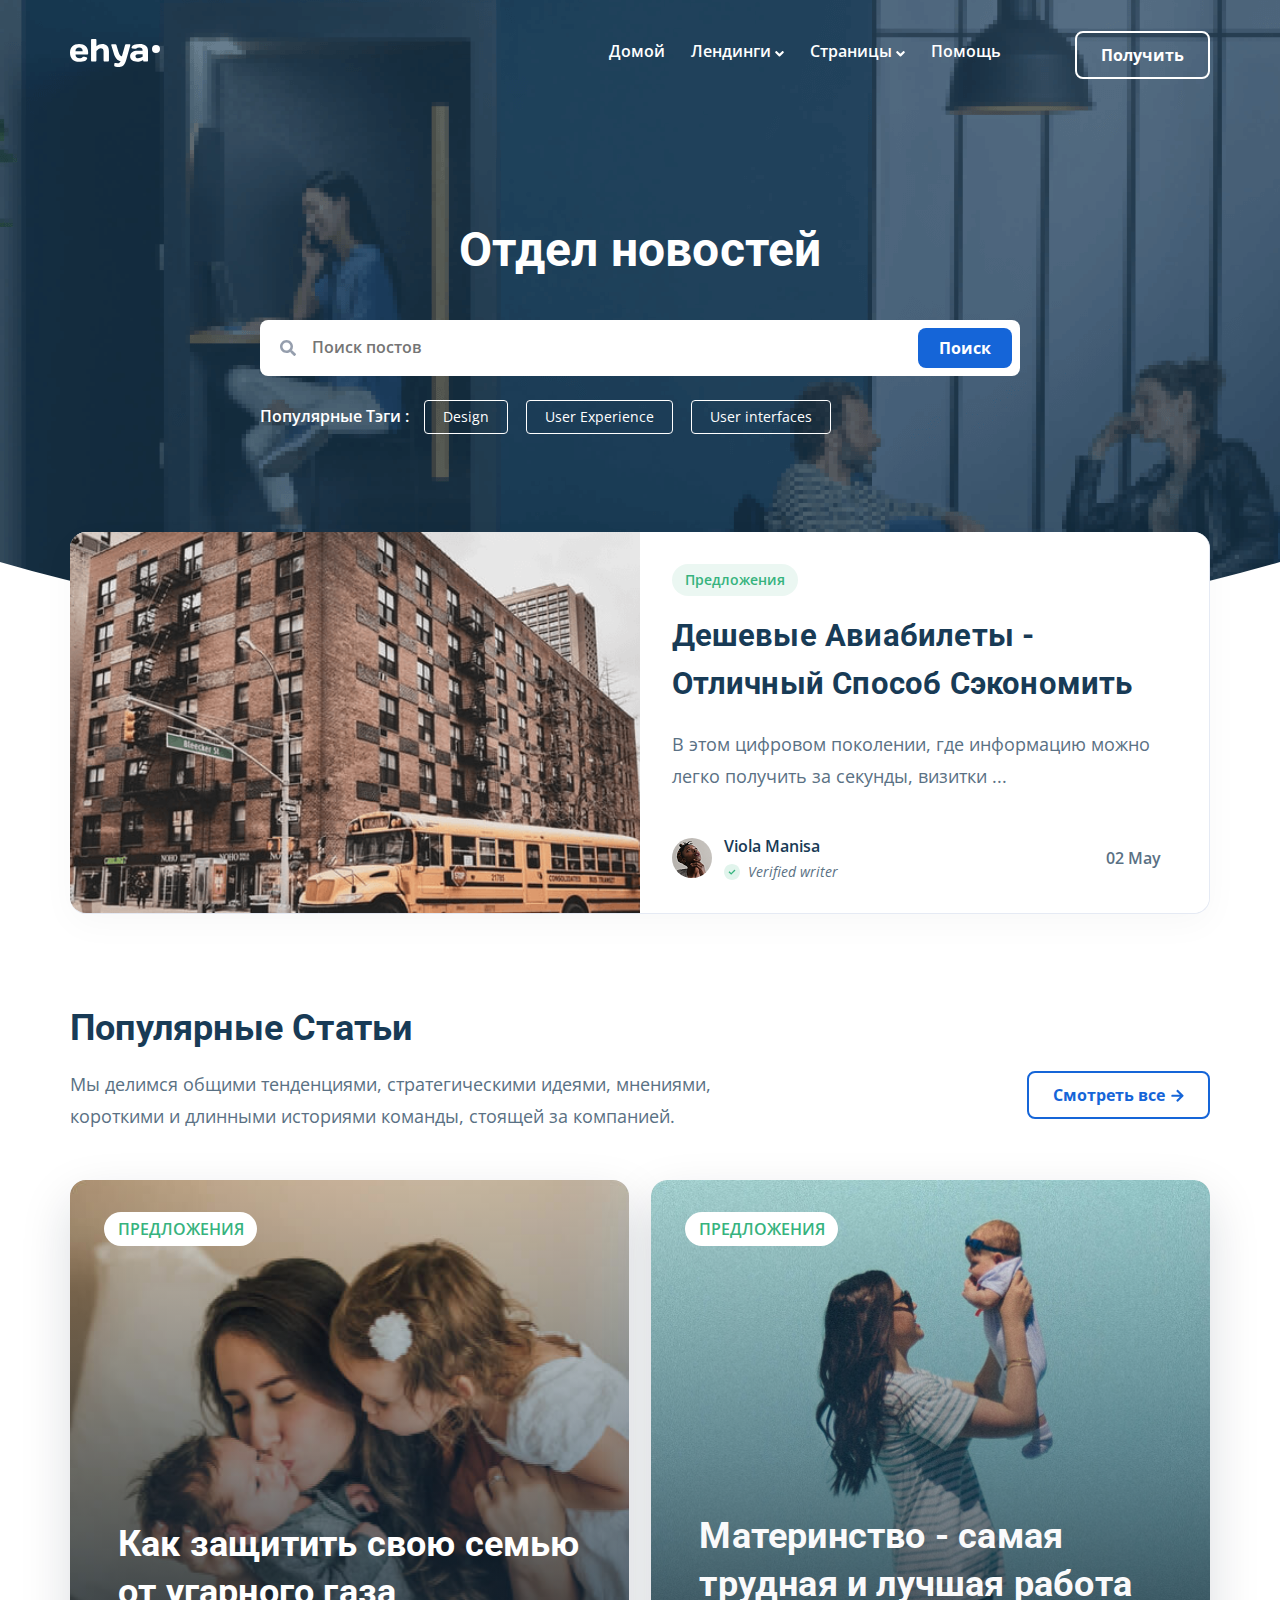
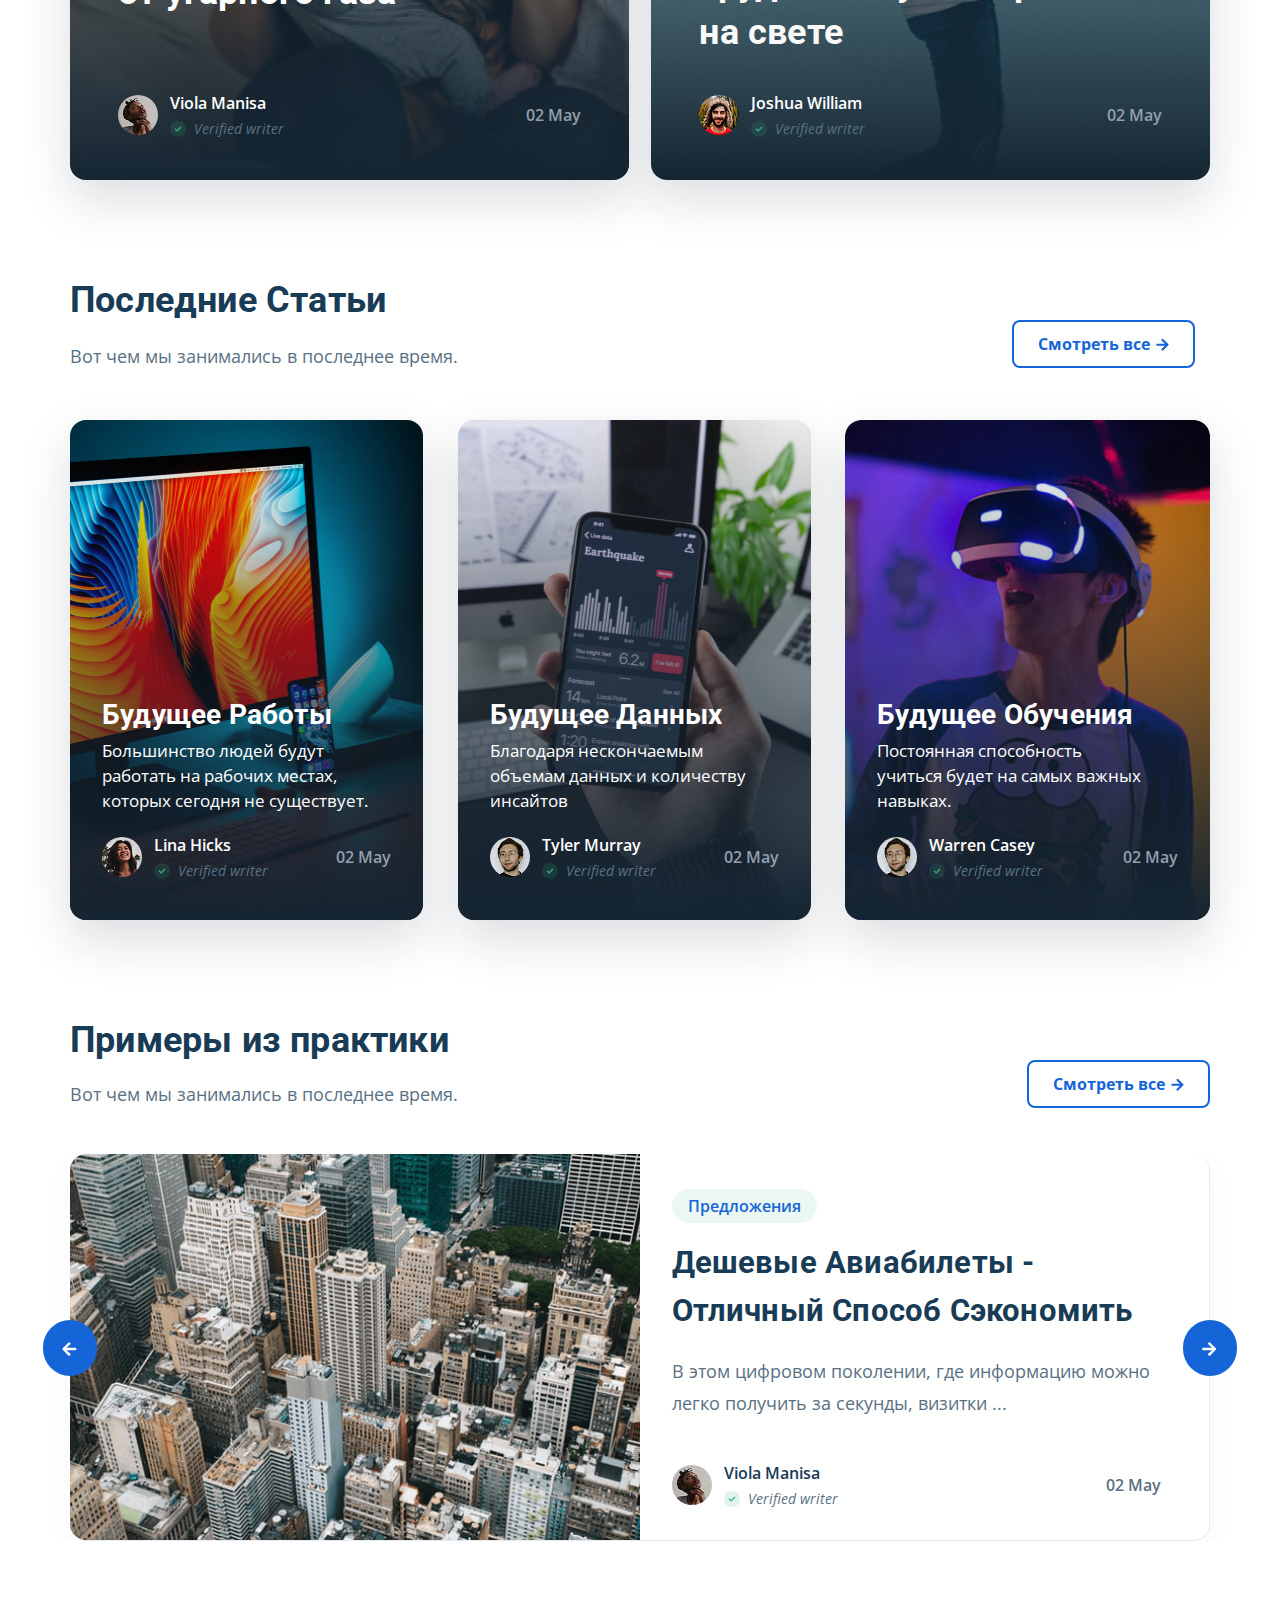
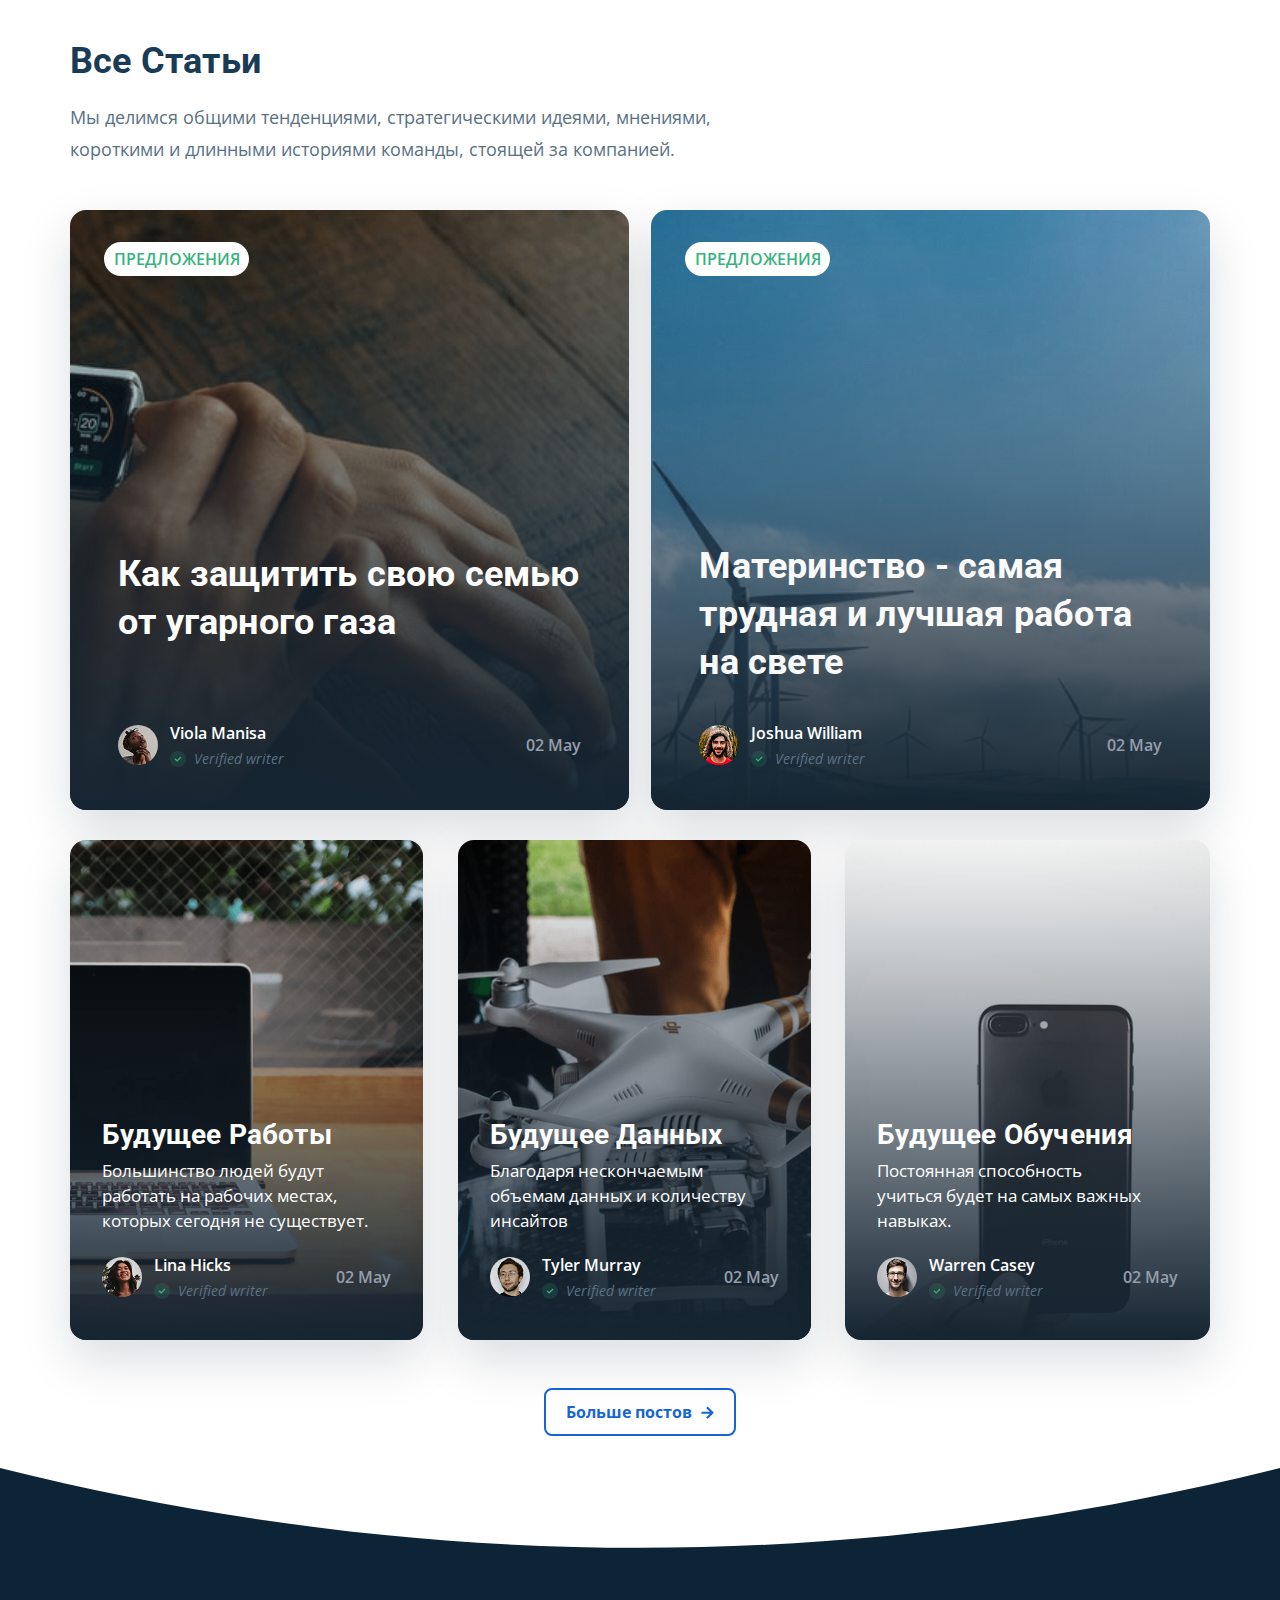
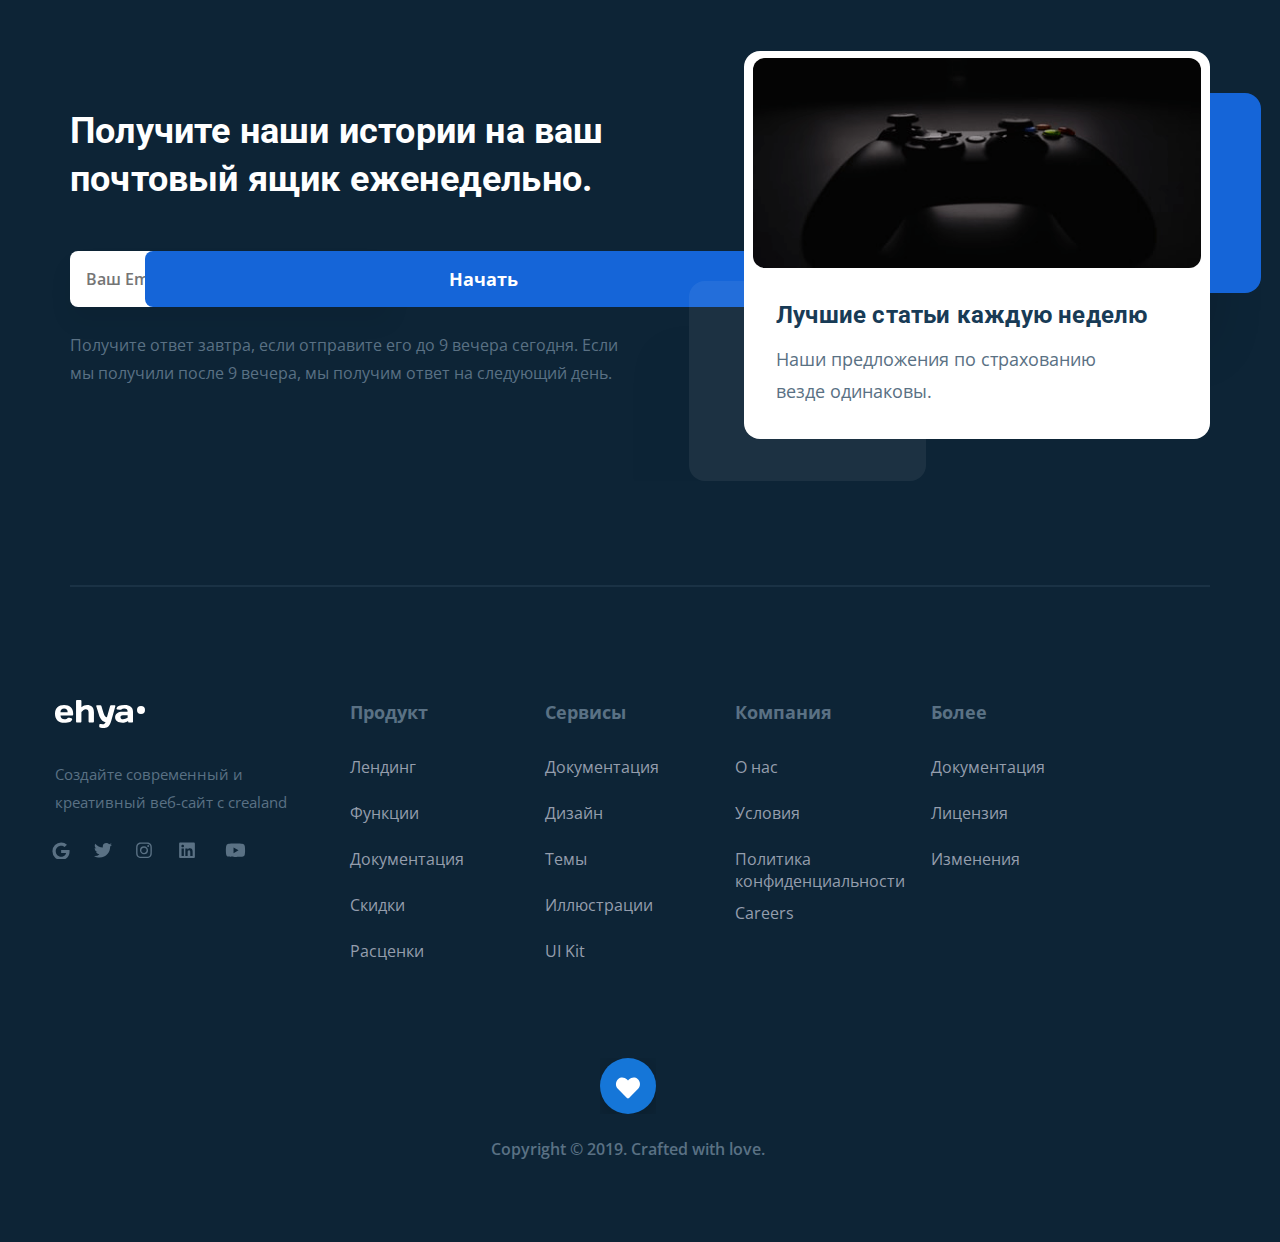
<file: index.html>
<!DOCTYPE html>
<html lang="ru">
  <head>
    <meta charset="UTF-8" />
    <meta http-equiv="X-UA-Compatible" content="IE=edge" />
    <meta name="viewport" content="width=device-width, initial-scale=1" />
    <title>Ehya</title>
    <link rel="shortcut icon" href="favicon.ico" type="image/x-icon" />
    <link rel="icon" href="favicon.ico" type="image/x-icon" />
    <link rel="stylesheet" href="css/style.css" />

    <link rel="preconnect" href="https://fonts.gstatic.com" />
    <link
      href="https://fonts.googleapis.com/css2?family=Open+Sans:ital,wght@0,400;0,600;0,700;1,400&family=Roboto:wght@700&display=swap"
      rel="stylesheet"
    />
    <link
    rel="stylesheet"
      type="text/css"
      href="css/swiper-bundle.min.css"
    >
  </head>
  <body>
    <div id="toTop"><img src="img/arrow-top.png" alt="Arrow to top" /></div>
    <header class="header">
      <div class="header-content">
        <div class="container">
          <div class="header-top">
            <div class="logo logo--hidden">
              <a href="index.html">
                <img src="img/logo.svg" alt="Logo: ehoy" class="logo" />
              </a>
            </div>
            <div class="header-menu">
              <div class="header-navigation header-navigation--hidden">
                <ul class="ul">
                  <li class="li"><a href="#">Домой</a></li>
                  <li class="li">
                    <a href="#" class="lending li"
                      >Лендинги <img src="img/angle-down.svg" alt="Angle-down"
                    /></a>
                    <ul class="dropdown dropdown--mobile">
                      <li class="li"><a href="#">Продающие</a></li>
                      <li class="li"><a href="#">Подписные</a></li>
                      <li class="li">
                        <a href="#">Информационные</a>
                      </li>
                    </ul>
                  </li>
                  <li class="li">
                    <a href="#" class="page li"
                      >Страницы <img src="img/angle-down.svg" alt="Angle-down"
                    /></a>
                    <ul class="dropdown">
                      <li class="li"><a href="#">Главная</a></li>
                      <li class="li">
                        <a href="#">Блог</a>
                      </li>
                    </ul>
                  </li>
                  <li class="li">
                    <a href="#" class="help">Помощь</a>
                  </li>
                </ul>
              </div>
              <button
                data-toggle="modal"
                id="myModal"
                class="button header__button header__button--hidden"
              >
                Получить
              </button>
            </div>

            <div class="mobile-menu mobile-menu--hidden">
              <button class="menu-button menu-button--mobile">
                <span class="menu-button__line"></span>
                <span class="menu-button__line"></span>
                <span class="menu-button__line"></span>
              </button>

              <ul class="ul ul--mobile">
                <li class="li li--mobile home"><a href="#">Домой</a></li>
                <li class="li li--mobile">
                  <a href="#" class="lending li li--mobile"
                    >Лендинги <img src="img/angle-down.svg" alt="Angle-down"
                  /></a>
                </li>

                <li class="li li--mobile"><a href="#">Продающие</a></li>
                <li class="li li--mobile"><a href="#">Подписные</a></li>
                <li class="li li--mobile li--mobile--info">
                  <a href="#">Информационные</a>
                </li>
                <li class="li li--mobile">
                  <a href="#" class="page li li--mobile"
                    >Страницы <img src="img/angle-down.svg" alt="Angle-down"
                  /></a>
                </li>

                <li class="li li--mobile"><a href="#">Главная</a></li>
                <li class="li li--mobile li--mobile--blog">
                  <a href="#">Блог</a>
                </li>
                <li class="li li--mobile help">
                  <a href="#" class="help">Помощь</a>
                </li>
              </ul>
              <button
                data-toggle="modal"
                id="myModal-1"
                class="button header__button header__button--mobile"
              >
                Получить
              </button>
            </div>

            <button class="menu-button">
              <span class="menu-button__line"></span>
              <span class="menu-button__line"></span>
              <span class="menu-button__line"></span>
            </button>
          </div>

          <!-- /.header-top -->
          <h1 class="header__title">Отдел новостей</h1>
          <div class="header-main">
            <form action="#" class="search header__search">
              <input
                type="text"
                class="search__input"
                placeholder="Поиск постов"
              />
              <img
                src="img/search.svg"
                alt="Icon: search"
                class="search__icon"
              />
              <button class="search__button">Поиск</button>
            </form>
            <button class="search-button search-button--mobile">Поиск</button>
            <div class="popular">
              <span class="popular-tags">Популярные Тэги :</span>
              <a href="#" class="tags-design">Design</a>
              <a href="#" class="tags-exp">User Experience</a>
              <a href="#" class="tags-interfaces">User interfaces</a>
            </div>
          </div>
        </div>
      </div>
      <svg
        width="2160"
        height="263"
        viewBox="0 0 2160 263"
        preserveAspectRatio="none"
        fill="none"
        xmlns="http://www.w3.org/2000/svg"
      >
        <path
          fill-rule="evenodd"
          clip-rule="evenodd"
          d="M2160 262.5H0V0C360 80 720 120 1080 120C1440 120 1800 80 2160 0V262.5Z"
          fill="white"
        />
      </svg>
    </header>
    <section class="featured">
      <div class="container">
        <div class="cheap-airline">
          <div class="featured-left">
            <img
              src="img/featured.png"
              alt="Cheap flights"
              class="featured-image"
            />
          </div>
          <div class="featured-right">
            <span class="offer featured-offer">Предложения</span>
            <h2>
              <a href="secondary.html" class="featured-title">
                Дешевые Авиабилеты - Отличный Способ Сэкономить
              </a>
            </h2>
            <p class="featured-description">
              В этом цифровом поколении, где информацию можно легко получить за
              секунды, визитки ...
            </p>
            <div class="featured-author">
              <img
                src="img/avatar-author.png"
                alt="Avatar: author__avatar"
                class="featured-author__avatar"
              />
              <div class="featured-info">
                <div class="featured-author__description">
                  <span class="featured-author__name">Viola Manisa</span>
                  <span class="featured-author__verified"
                    ><img
                      src="img/verified.svg"
                      alt="Icon: verified"
                      class="verified"
                    />Verified writer</span
                  >
                </div>
                <span class="featured-author__date">02 May</span>
              </div>
            </div>
          </div>
        </div>
      </div>
    </section>
    <!--/.featured-->
    <section class="popular-article">
      <div class="container">
        <h2 class="popular-title">Популярные статьи</h2>
        <div class="popular-info">
          <p class="popular-description">
            Мы делимся общими тенденциями, стратегическими идеями, мнениями,
            короткими и длинными историями команды, стоящей за компанией.
          </p>
          <button class="button popular-button">
            Смотреть все
            <img src="img/arrow-right.svg" alt="Icon: arrow right" />
          </button>
        </div>
        <div class="popular-card">
          <a href="secondary.html" class="popular-card-1"
            ><span class="offer popular-offer">Предложения</span>
            <h3 class="popular-subtitle">
              Как защитить свою семью от угарного газа
            </h3>
            <div class="featured-author">
              <img
                src="img/avatar-author.png"
                alt="Avatar: author__avatar"
                class="featured-author__avatar"
              />
              <div class="featured-info">
                <div class="featured-author__description">
                  <span
                    class="featured-author__name featured-author__name--light"
                    >Viola Manisa</span
                  >
                  <span
                    class="featured-author__verified featured-author__verified--light"
                    ><img
                      src="img/verified.svg"
                      alt="Icon: verified"
                      class="verified"
                    />Verified writer</span
                  >
                </div>
                <span class="featured-author__date featured-author__date--light"
                  >02 May</span
                >
              </div>
            </div></a
          >
          <a href="secondary.html" class="popular-card-2"
            ><span class="offer popular-offer">Предложения</span>
            <h3 class="popular-subtitle popular-subtitle--mb3">
              Материнство - самая трудная и лучшая работа на свете
            </h3>
            <div class="featured-author">
              <img
                src="img/popular-avatar-2.png"
                alt="Avatar: author__avatar"
                class="featured-author__avatar"
              />
              <div class="featured-info">
                <div class="featured-author__description">
                  <span
                    class="featured-author__name featured-author__name--light"
                    >Joshua William</span
                  >
                  <span
                    class="featured-author__verified featured-author__verified--light"
                    ><img
                      src="img/verified.svg"
                      alt="Icon: verified"
                      class="verified"
                    />Verified writer</span
                  >
                </div>
                <span class="featured-author__date featured-author__date--light"
                  >02 May</span
                >
              </div>
            </div>
          </a>
        </div>
        <button class="button popular-button popular-button--mobile">
          Смотреть все
          <img src="img/arrow-right.svg" alt="Icon: arrow right" />
        </button>
      </div>
    </section>
    <!--/.popular-article-->
    <section class="latest-article">
      <div class="container">
        <h2 class="popular-title">Последние статьи</h2>
        <div class="popular-info popular-info--latest">
          <p class="popular-description popular-description--latest">
            Вот чем мы занимались в последнее время.
          </p>
          <button class="button popular-button popular-button--latest">
            Смотреть все
            <img src="img/arrow-right.svg" alt="Icon: arrow right" />
          </button>
        </div>
        <div class="latest-card">
          <a href="secondary.html" class="latest-card-1">
            <h3 class="latest-title card-1-title">Будущее Работы</h3>
            <p class="latest-description">
              Большинство людей будут работать на рабочих местах, которых
              сегодня не существует.
            </p>
            <div class="featured-author">
              <img
                src="img/latest-avatar-1.png"
                alt="Avatar: author__avatar"
                class="featured-author__avatar"
              />
              <div class="featured-info">
                <div class="featured-author__description">
                  <span
                    class="featured-author__name featured-author__name--light"
                    >Lina Hicks</span
                  >
                  <span
                    class="featured-author__verified featured-author__verified--light"
                    ><img
                      src="img/verified.svg"
                      alt="Icon: verified"
                      class="verified"
                    />Verified writer</span
                  >
                </div>
                <span class="featured-author__date featured-author__date--light"
                  >02 May</span
                >
              </div>
            </div></a
          >
          <!--card1-->
          <a href="secondary.html" class="latest-card-2">
            <h3 class="latest-title">Будущее Данных</h3>
            <p class="latest-description card-2-description">
              Благодаря нескончаемым объемам данных и количеству инсайтов
            </p>
            <div class="featured-author">
              <img
                src="img/latest-avatar-2.png"
                alt="Avatar: author__avatar"
                class="featured-author__avatar"
              />
              <div class="featured-info">
                <div class="featured-author__description">
                  <span
                    class="featured-author__name featured-author__name--light"
                    >Tyler Murray</span
                  >
                  <span
                    class="featured-author__verified featured-author__verified--light"
                    ><img
                      src="img/verified.svg"
                      alt="Icon: verified"
                      class="verified"
                    />Verified writer</span
                  >
                </div>
                <span class="featured-author__date featured-author__date--light"
                  >02 May</span
                >
              </div>
            </div></a
          >
          <!--card2-->
          <a href="secondary.html" class="latest-card-3">
            <h3 class="latest-title">Будущее Обучения</h3>
            <p class="latest-description card-3-description">
              Постоянная способность учиться будет на самых важных навыках.
            </p>
            <div class="featured-author">
              <img
                src="img/latest-avatar-2.png"
                alt="Avatar: author__avatar"
                class="featured-author__avatar"
              />
              <div class="featured-info">
                <div class="featured-author__description">
                  <span
                    class="featured-author__name featured-author__name--light"
                    >Warren Casey</span
                  >
                  <span
                    class="featured-author__verified featured-author__verified--light"
                    ><img
                      src="img/verified.svg"
                      alt="Icon: verified"
                      class="verified"
                    />Verified writer</span
                  >
                </div>
                <span class="featured-author__date featured-author__date--light"
                  >02 May</span
                >
              </div>
            </div></a
          >
          <!--card3-->
        </div>
        <button class="button popular-button popular-button--mobile">
          Смотреть все
          <img src="img/arrow-right.svg" alt="Icon: arrow right" />
        </button>
      </div>
    </section>
    <!-- /.latest-article -->
    <section class="case-article">
      <div class="container">
        <h2 class="popular-title popular-title--case">Примеры из практики</h2>
        <div class="popular-info popular-info--case">
          <p class="popular-description popular-description--latest">
            Вот чем мы занимались в последнее время.
          </p>
          <button class="button popular-button popular-button--case">
            Смотреть все
            <img src="img/arrow-right.svg" alt="Icon: arrow right" />
          </button>
        </div>
      </div>
      <div class="swiper-container">
        <!-- Additional required wrapper -->
        <div class="swiper-wrapper">
          <!-- Slides -->
          <div class="swiper-slide">
            <div class="cheap-airline cheap-airline--slider">
              <div class="featured-left">
                <img
                  src="img/case-studies.png"
                  alt="Cheap flights"
                  class="featured-image"
                />
              </div>
              <div class="featured-right featured-right--case">
                <span class="offer featured-offer case-offer">Предложения</span>
                <a href="secondary.html" class="featured-title">
                  Дешевые Авиабилеты - Отличный Способ Сэкономить
                </a>
                <p class="featured-description">
                  В этом цифровом поколении, где информацию можно легко получить
                  за секунды, визитки ...
                </p>
                <div class="featured-author">
                  <img
                    src="img/avatar-author.png"
                    alt="Avatar: author__avatar"
                    class="featured-author__avatar"
                  />
                  <div class="featured-info">
                    <div class="featured-author__description">
                      <span class="featured-author__name">Viola Manisa</span>
                      <span class="featured-author__verified"
                        ><img
                          src="img/verified.svg"
                          alt="Icon: verified"
                          class="verified"
                        />Verified writer</span
                      >
                    </div>
                    <span class="featured-author__date">02 May</span>
                  </div>
                </div>
              </div>
            </div>
          </div>
          <div class="swiper-slide">
            <div class="cheap-airline cheap-airline--slider">
              <div class="featured-left">
                <img
                  src="img/featured.png"
                  alt="Cheap flights"
                  class="featured-image"
                />
              </div>
              <div class="featured-right featured-right--case">
                <span class="offer featured-offer case-offer">Предложения</span>
                <a href="secondary.html" class="featured-title">
                  Дешевые Авиабилеты - Отличный Способ Сэкономить
                </a>
                <p class="featured-description">
                  В этом цифровом поколении, где информацию можно легко получить
                  за секунды, визитки ...
                </p>
                <div class="featured-author">
                  <img
                    src="img/avatar-author.png"
                    alt="Avatar: author__avatar"
                    class="featured-author__avatar"
                  />
                  <div class="featured-info">
                    <div class="featured-author__description">
                      <span class="featured-author__name">Viola Manisa</span>
                      <span class="featured-author__verified"
                        ><img
                          src="img/verified.svg"
                          alt="Icon: verified"
                          class="verified"
                        />Verified writer</span
                      >
                    </div>
                    <span class="featured-author__date">02 May</span>
                  </div>
                </div>
              </div>
            </div>
          </div>
          <div class="swiper-slide">
            <div class="cheap-airline cheap-airline--slider">
              <div class="featured-left">
                <img
                  src="img/featured.png"
                  alt="Cheap flights"
                  class="featured-image"
                />
              </div>
              <div class="featured-right featured-right--case">
                <span class="offer featured-offer case-offer">Предложения</span>
                <a href="secondary.html" class="featured-title">
                  Дешевые Авиабилеты - Отличный Способ Сэкономить
                </a>
                <p class="featured-description">
                  В этом цифровом поколении, где информацию можно легко получить
                  за секунды, визитки ...
                </p>
                <div class="featured-author">
                  <img
                    src="img/avatar-author.png"
                    alt="Avatar: author__avatar"
                    class="featured-author__avatar"
                  />
                  <div class="featured-info">
                    <div class="featured-author__description">
                      <span class="featured-author__name">Viola Manisa</span>
                      <span class="featured-author__verified"
                        ><img
                          src="img/verified.svg"
                          alt="Icon: verified"
                          class="verified"
                        />Verified writer</span
                      >
                    </div>
                    <span class="featured-author__date">02 May</span>
                  </div>
                </div>
              </div>
            </div>
          </div>
        </div>
        <!-- If we need pagination -->
        <div class="case-button case-button-prev"></div>
        <div class="case-button case-button-next"></div>
      </div>
      <button class="button popular-button popular-button--mobile">
        Смотреть все
        <img src="img/arrow-right.svg" alt="Icon: arrow right" />
      </button>
    </section>
    <section class="all-article">
      <div class="container">
        <h2 class="popular-title">Все статьи</h2>
        <div class="popular-info popular-info--all">
          <p class="popular-description popular-description--all">
            Мы делимся общими тенденциями, стратегическими идеями, мнениями,
            короткими и длинными историями команды, стоящей за компанией.
          </p>
        </div>
        <div class="popular-card popular-card--all">
          <a href="secondary.html" class="popular-card-1 popular-card-1--all"
            ><span class="offer popular-offer popular-offer--all"
              >Предложения</span
            >
            <h3 class="popular-subtitle">
              Как защитить свою семью от угарного газа
            </h3>
            <div class="featured-author">
              <img
                src="img/avatar-author.png"
                alt="Avatar: author__avatar"
                class="featured-author__avatar"
              />
              <div class="featured-info">
                <div class="featured-author__description">
                  <span
                    class="featured-author__name featured-author__name--light"
                    >Viola Manisa</span
                  >
                  <span
                    class="featured-author__verified featured-author__verified--light"
                    ><img
                      src="img/verified.svg"
                      alt="Icon: verified"
                      class="verified"
                    />Verified writer</span
                  >
                </div>
                <span class="featured-author__date featured-author__date--light"
                  >02 May</span
                >
              </div>
            </div></a
          >
          <a href="secondary.html" class="popular-card-2 popular-card-2--all"
            ><span class="offer popular-offer popular-offer--all"
              >Предложения</span
            >
            <h3 class="popular-subtitle popular-subtitle--mb3">
              Материнство - самая трудная и лучшая работа на свете
            </h3>
            <div class="featured-author">
              <img
                src="img/popular-avatar-2.png"
                alt="Avatar: author__avatar"
                class="featured-author__avatar"
              />
              <div class="featured-info">
                <div class="featured-author__description">
                  <span
                    class="featured-author__name featured-author__name--light"
                    >Joshua William</span
                  >
                  <span
                    class="featured-author__verified featured-author__verified--light"
                    ><img
                      src="img/verified.svg"
                      alt="Icon: verified"
                      class="verified"
                    />Verified writer</span
                  >
                </div>
                <span class="featured-author__date featured-author__date--light"
                  >02 May</span
                >
              </div>
            </div>
          </a>
        </div>
        <div class="latest-card latest-card--all">
          <a href="secondary.html" class="latest-card-1 latest-card-1--all">
            <h3 class="latest-title card-1-title">Будущее Работы</h3>
            <p class="latest-description">
              Большинство людей будут работать на рабочих местах, которых
              сегодня не существует.
            </p>
            <div class="featured-author">
              <img
                src="img/latest-avatar-1.png"
                alt="Avatar: author__avatar"
                class="featured-author__avatar"
              />
              <div class="featured-info">
                <div class="featured-author__description">
                  <span
                    class="featured-author__name featured-author__name--light"
                    >Lina Hicks</span
                  >
                  <span
                    class="featured-author__verified featured-author__verified--light"
                    ><img
                      src="img/verified.svg"
                      alt="Icon: verified"
                      class="verified"
                    />Verified writer</span
                  >
                </div>
                <span class="featured-author__date featured-author__date--light"
                  >02 May</span
                >
              </div>
            </div></a
          >
          <!--card1-->

          <a href="secondary.html" class="latest-card-2 latest-card-2--mobile">
            <h3 class="latest-title">Будущее Данных</h3>
            <p class="latest-description card-2-description">
              Благодаря нескончаемым объемам данных и количеству инсайтов
            </p>
            <div class="featured-author">
              <img
                src="img/latest-avatar-1.png"
                alt="Avatar: author__avatar"
                class="featured-author__avatar"
              />
              <div class="featured-info">
                <div class="featured-author__description">
                  <span
                    class="featured-author__name featured-author__name--light"
                    >Tyler Murray</span
                  >
                  <span
                    class="featured-author__verified featured-author__verified--light"
                    ><img
                      src="img/verified.svg"
                      alt="Icon: verified"
                      class="verified"
                    />Verified writer</span
                  >
                </div>
                <span class="featured-author__date featured-author__date--light"
                  >02 May</span
                >
              </div>
            </div></a
          >

          <a href="secondary.html" class="latest-card-2 latest-card-2--all">
            <h3 class="latest-title">Будущее Данных</h3>
            <p class="latest-description card-2-description">
              Благодаря нескончаемым объемам данных и количеству инсайтов
            </p>
            <div class="featured-author">
              <img
                src="img/latest-avatar-2.png"
                alt="Avatar: author__avatar"
                class="featured-author__avatar"
              />
              <div class="featured-info">
                <div class="featured-author__description">
                  <span
                    class="featured-author__name featured-author__name--light"
                    >Tyler Murray</span
                  >
                  <span
                    class="featured-author__verified featured-author__verified--light"
                    ><img
                      src="img/verified.svg"
                      alt="Icon: verified"
                      class="verified"
                    />Verified writer</span
                  >
                </div>
                <span class="featured-author__date featured-author__date--light"
                  >02 May</span
                >
              </div>
            </div></a
          >
          <!--card2-->

          <a href="secondary.html" class="latest-card-2 latest-card-2--mobiled">
            <h3 class="latest-title">Будущее Обучения</h3>
            <p class="latest-description card-2-description">
              Постоянная способность учиться будет на самых важных навыках.
            </p>
            <div class="featured-author">
              <img
                src="img/latest-avatar-2.png"
                alt="Avatar: author__avatar"
                class="featured-author__avatar"
              />
              <div class="featured-info">
                <div class="featured-author__description">
                  <span
                    class="featured-author__name featured-author__name--light"
                    >Tyler Murray</span
                  >
                  <span
                    class="featured-author__verified featured-author__verified--light"
                    ><img
                      src="img/verified.svg"
                      alt="Icon: verified"
                      class="verified"
                    />Verified writer</span
                  >
                </div>
                <span class="featured-author__date featured-author__date--light"
                  >02 May</span
                >
              </div>
            </div></a
          >

          <a href="secondary.html" class="latest-card-3 latest-card-3--all">
            <h3 class="latest-title">Будущее Обучения</h3>
            <p class="latest-description card-3-description">
              Постоянная способность учиться будет на самых важных навыках.
            </p>
            <div class="featured-author">
              <img
                src="img/all-article-avatar-5.png"
                alt="Avatar: author__avatar"
                class="featured-author__avatar"
              />
              <div class="featured-info">
                <div class="featured-author__description">
                  <span
                    class="featured-author__name featured-author__name--light"
                    >Warren Casey</span
                  >
                  <span
                    class="featured-author__verified featured-author__verified--light"
                    ><img
                      src="img/verified.svg"
                      alt="Icon: verified"
                      class="verified"
                    />Verified writer</span
                  >
                </div>
                <span class="featured-author__date featured-author__date--light"
                  >02 May</span
                >
              </div>
            </div></a
          >
          <!--card3-->

          <a href="secondary.html" class="latest-card-3 latest-card-3--mobile">
            <h3 class="latest-title">Будущее Обучения</h3>
            <p class="latest-description card-3-description">
              Постоянная способность учиться будет на самых важных навыках.
            </p>
            <div class="featured-author">
              <img
                src="img/all-article-avatar-5.png"
                alt="Avatar: author__avatar"
                class="featured-author__avatar"
              />
              <div class="featured-info">
                <div class="featured-author__description">
                  <span
                    class="featured-author__name featured-author__name--light"
                    >Warren Casey</span
                  >
                  <span
                    class="featured-author__verified featured-author__verified--light"
                    ><img
                      src="img/verified.svg"
                      alt="Icon: verified"
                      class="verified"
                    />Verified writer</span
                  >
                </div>
                <span class="featured-author__date featured-author__date--light"
                  >02 May</span
                >
              </div>
            </div></a
          >
        </div>
        <button class="button popular-button popular-button--all">
          <span>Больше постов </span>
          <img src="img/arrow-right.svg" alt="Icon: arrow right" />
        </button>
        <button class="button popular-button popular-button--mobile">
          Смотреть все
          <img src="img/arrow-right.svg" alt="Icon: arrow right" />
        </button>
      </div>

      <div class="footer-svg">
        <svg
          class="footer-svg"
          width="2160"
          height="263"
          viewBox="0 0 2160 263"
          preserveAspectRatio="none"
          fill="none"
          xmlns="http://www.w3.org/2000/svg"
        >
          <path
            id="Wave"
            fill-rule="evenodd"
            clip-rule="evenodd"
            d="M2160 262.5H0V0C360 80 720 120 1080 120C1440 120 1800 80 2160 0V262.5Z"
            fill="#0D2436"
          />
        </svg>
      </div>
    </section>
    <footer class="footer">
      <div class="container">
        <div class="footer-top">
          <div class="top-left">
            <h3 class="left-title">
              Получите наши истории на ваш почтовый ящик еженедельно.
            </h3>
            <div class="left-search">
              <form
                action="send.php"
                method="POST"
                class="search footer__search"
              >
                <input
                  type="email"
                  class="search__input search__input--footer"
                  placeholder="Ваш Email"
                  name="subscribe"
                  required
                />
                <button
                  class="search__button search__button--footer"
                  type="submit"
                >
                  Начать
                </button>
              </form>
            </div>
            <p class="left-description">
              Получите ответ завтра, если отправите его до 9 вечера сегодня.
              Если мы получили после 9 вечера, мы получим ответ на следующий
              день.
            </p>
          </div>
          <div class="right-info">
            <div class="top-right">
              <img
                src="img/footer-image.png"
                alt="Footer image"
                class="footer-image"
              />
              <a class="right-title">Лучшие статьи каждую неделю</a>
              <p class="right-description">
                Наши предложения по страхованию везде одинаковы.
              </p>
            </div>
            <img src="img/grey-cube.svg" alt="Grey cube" class="grey-cube" />
            <img src="img/blue-cube.svg" alt="Blue cube" class="blue-cube" />
          </div>
        </div>
        <hr />
        <div class="footer-bottom">
          <div class="column-1">
            <a href="index.html"
              ><img src="img/logo.svg" alt="Logo: ehya" class="bottom-logo"
            /></a>
            <p class="bottom-description">
              Создайте современный и креативный веб-сайт с crealand
            </p>
            <div class="social-links">
              <a href="https://www.google.ru/" target="_blank">
                <img
                  src="img/google.svg"
                  alt="Icon: google"
                  class="social-links__google"
              /></a>
              <a href="https://twitter.com/" target="_blank"
                ><img
                  class="social-links__twitter"
                  src="img/twitter.svg"
                  alt="Icon: twitter"
              /></a>
              <a href="https://www.instagram.com/" target="_blank"
                ><img
                  class="social-links__instagram"
                  src="img/instagram.svg"
                  alt="Icon: instagram"
              /></a>
              <a href="https://www.linkedin.cn/login" target="_blank"
                ><img
                  class="social-links__linkedin"
                  src="img/linkedin.svg"
                  alt="Icon: linkedin"
              /></a>
              <a href="https://www.youtube.com/" target="_blank">
                <img
                  class="social-links__youtube"
                  src="img/youtube.svg"
                  alt="Icon: youtube"
                />
              </a>
            </div>
          </div>
          <div class="column-2">
            <h4 class="bottom-title">Продукт</h4>
            <a class="bottom-link" href="#">Лендинг</a>
            <a class="bottom-link" href="#">Функции</a>
            <a class="bottom-link" href="#">Документация</a>
            <a class="bottom-link" href="#">Скидки</a>
            <a class="bottom-link" href="#">Расценки</a>
          </div>
          <div class="column-3">
            <h4 class="bottom-title">Сервисы</h4>
            <a class="bottom-link" href="#">Документация</a>
            <a class="bottom-link" href="#">Дизайн</a>
            <a class="bottom-link" href="#">Темы</a>
            <a class="bottom-link" href="#">Иллюстрации</a>
            <a class="bottom-link" href="#">UI Kit</a>
          </div>
          <div class="column-4">
            <h4 class="bottom-title">Компания</h4>
            <a class="bottom-link" href="#">О нас</a>
            <a class="bottom-link" href="#">Условия </a>
            <a class="bottom-link bottom-link--mobile" href="#"
              >Политика конфиденциальности
            </a>
            <a class="bottom-link bottom-link--privacy" href="#"
              >Privacy Policy</a
            >
            <a class="bottom-link" href="#">Careers</a>
          </div>
          <div class="column-5">
            <h4 class="bottom-title">Более</h4>
            <a class="bottom-link" href="#">Документация</a>
            <a class="bottom-link" href="#">Лицензия </a>
            <a class="bottom-link" href="#">Изменения</a>
          </div>
          <div class="column-6">
            <h4 class="bottom-title">Ещё...</h4>
            <a class="bottom-link" href="#">Документация</a>
            <a class="bottom-link" href="#">Лицензия </a>
            <a class="bottom-link" href="#">Изменения</a>
          </div>
        </div>
        <div class="copyright">
          <img src="img/heart.svg" alt="Icon: heart" class="copyright__image" />
          <p class="copyright__description">
            Copyright © 2019. Crafted with love.
          </p>
        </div>
        <div class="column-7">
          <a href="index.html"
            ><img
              src="img/logo.svg"
              alt="Logo: ehya"
              class="bottom-logo bottom-logo--mobile"
          /></a>
          <p class="bottom-description bottom-description--mobile">
            Создайте современный и креативный веб-сайт с crealand
          </p>
          <div class="social-links">
            <a href="https://www.google.ru/" target="_blank"
              ><img
                src="img/google.svg"
                alt="Icon: google"
                class="social-links__google"
            /></a>
            <a href="https://twitter.com/" target="_blank"
              ><img
                class="social-links__twitter"
                src="img/twitter.svg"
                alt="Icon: twitter"
            /></a>
            <a href="https://www.instagram.com/" target="_blank">
              <img
                class="social-links__instagram"
                src="img/instagram.svg"
                alt="Icon: instagram"
              />
            </a>
            <a href="https://www.linkedin.cn/" target="_blank"
              ><img
                class="social-links__linkedin"
                src="img/linkedin.svg"
                alt="Icon: linkedin"
            /></a>
            <a href="https://www.youtube.com/" target="_blank"
              ><img
                class="social-links__youtube"
                src="img/youtube.svg"
                alt="Icon: youtube"
            /></a>
          </div>
        </div>
      </div>
    </footer>
    <div class="modal">
      <div class="modal__overlay"></div>
      <!-- /.modal__overlay -->
      <div class="modal__dialog">
        <a href="#" class="modal__close">
          <img src="img/close.svg" alt="Icon: close" />
        </a>
        <a href="index.html"
          ><img src="img/logo.svg" alt="Logo: ehya" class="logo"
        /></a>
        <form action="send.php" method="POST" class="modal__form form">
          <input
            type="text"
            class="input modal__input"
            placeholder="Ваше имя*"
            name="name_modal"
            minlength="2"
            required
          />
          <input
            type="tel"
            class="input modal__input telephone"
            placeholder="Номер телефона*"
            name="phone_modal"
            data-mask="+7(000)000-00-00"
            data-mask-reverse="true"
            minlength="16"
            required
          />
          <input
            type="email"
            class="input modal__input"
            placeholder="Email*"
            name="email_modal"
            required
          />
          <textarea
            class="message modal__message"
            placeholder="Сообщение"
            name="message_modal"
          ></textarea>
          <div class="modal__required">
            <button class="button modal__button" type="submit">
              Отправить
            </button>
            <span class="modal__info">* Обязательные поля</span>
          </div>
        </form>
      </div>
      <!-- /.modal__dialog -->
    </div>

    <script src="js/jquery-3.6.0.min.js"></script>
    <script src="https://unpkg.com/swiper/swiper-bundle.min.js"></script>
    <script src="js/jquery.mask.min.js"></script>
    <script src="js/jquery.validate.min.js"></script>
    <script src="js/main.js"></script>
  </body>
</html>
</file>
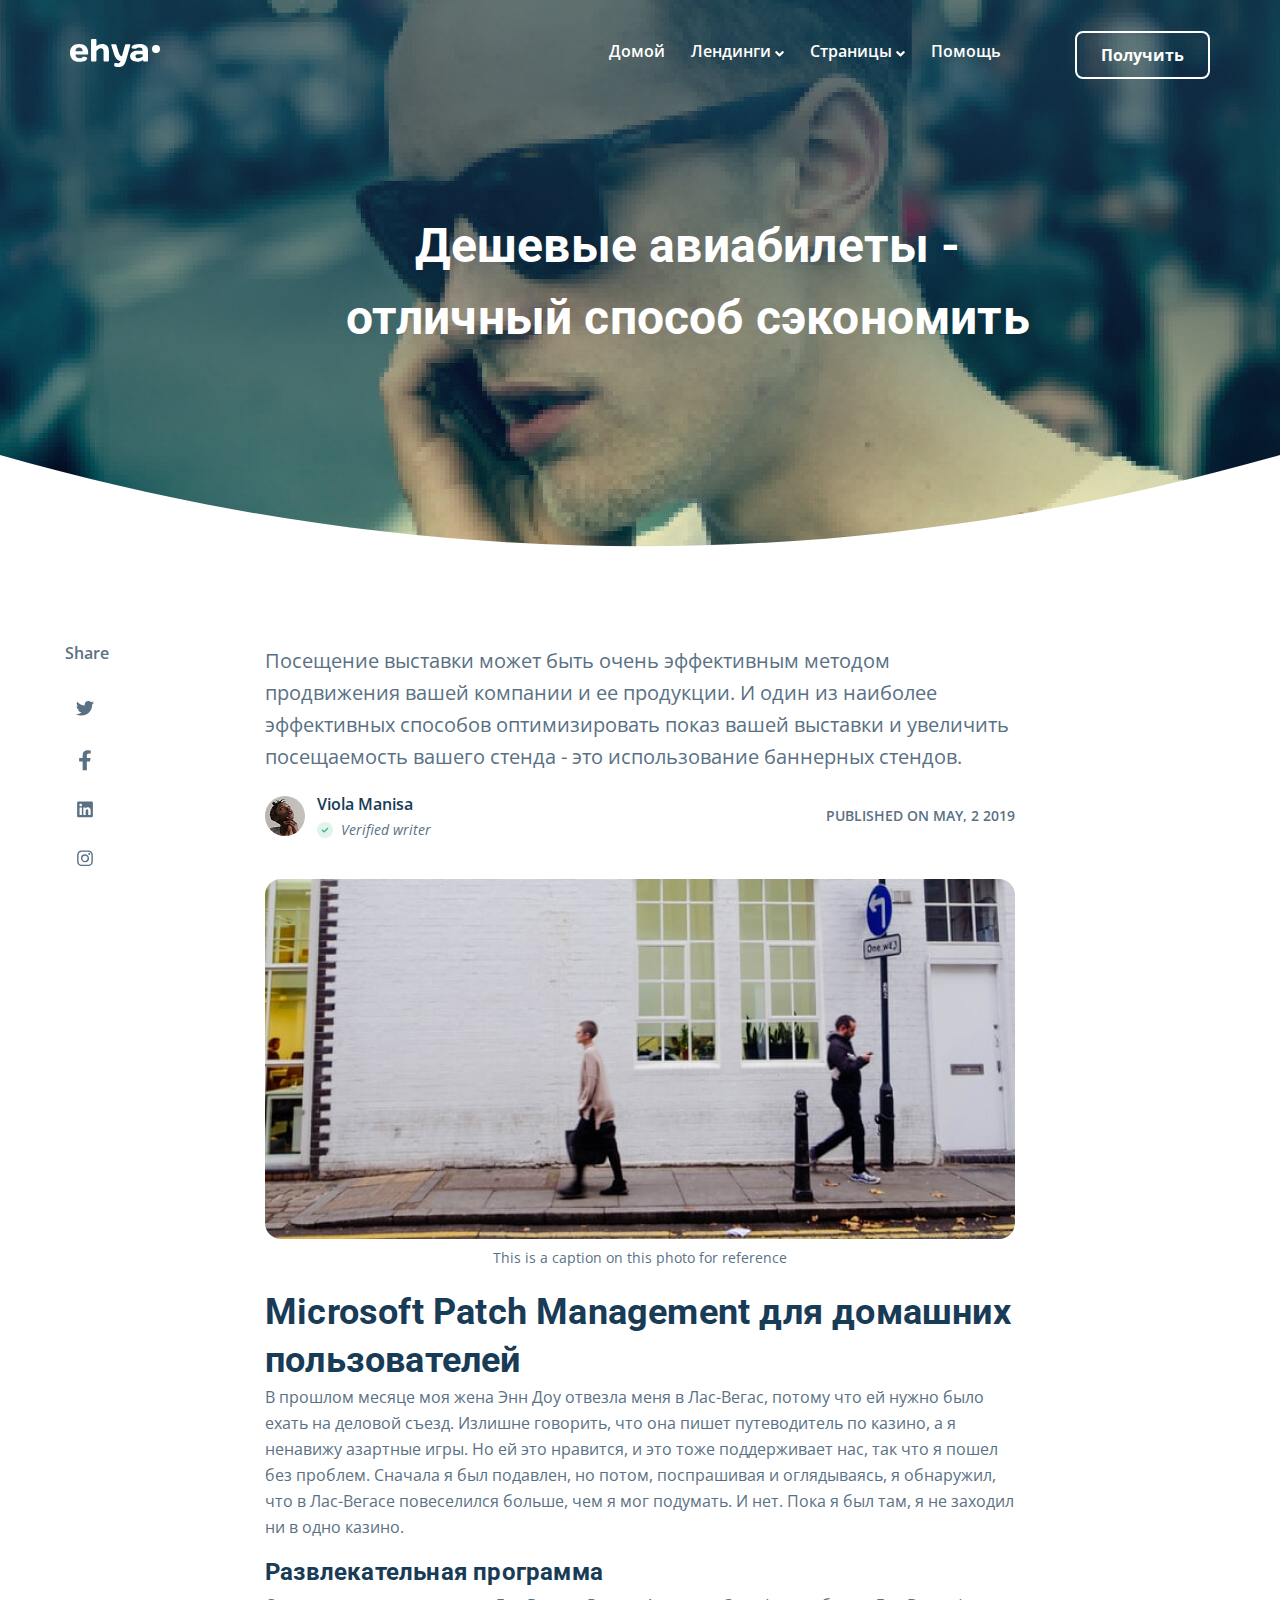
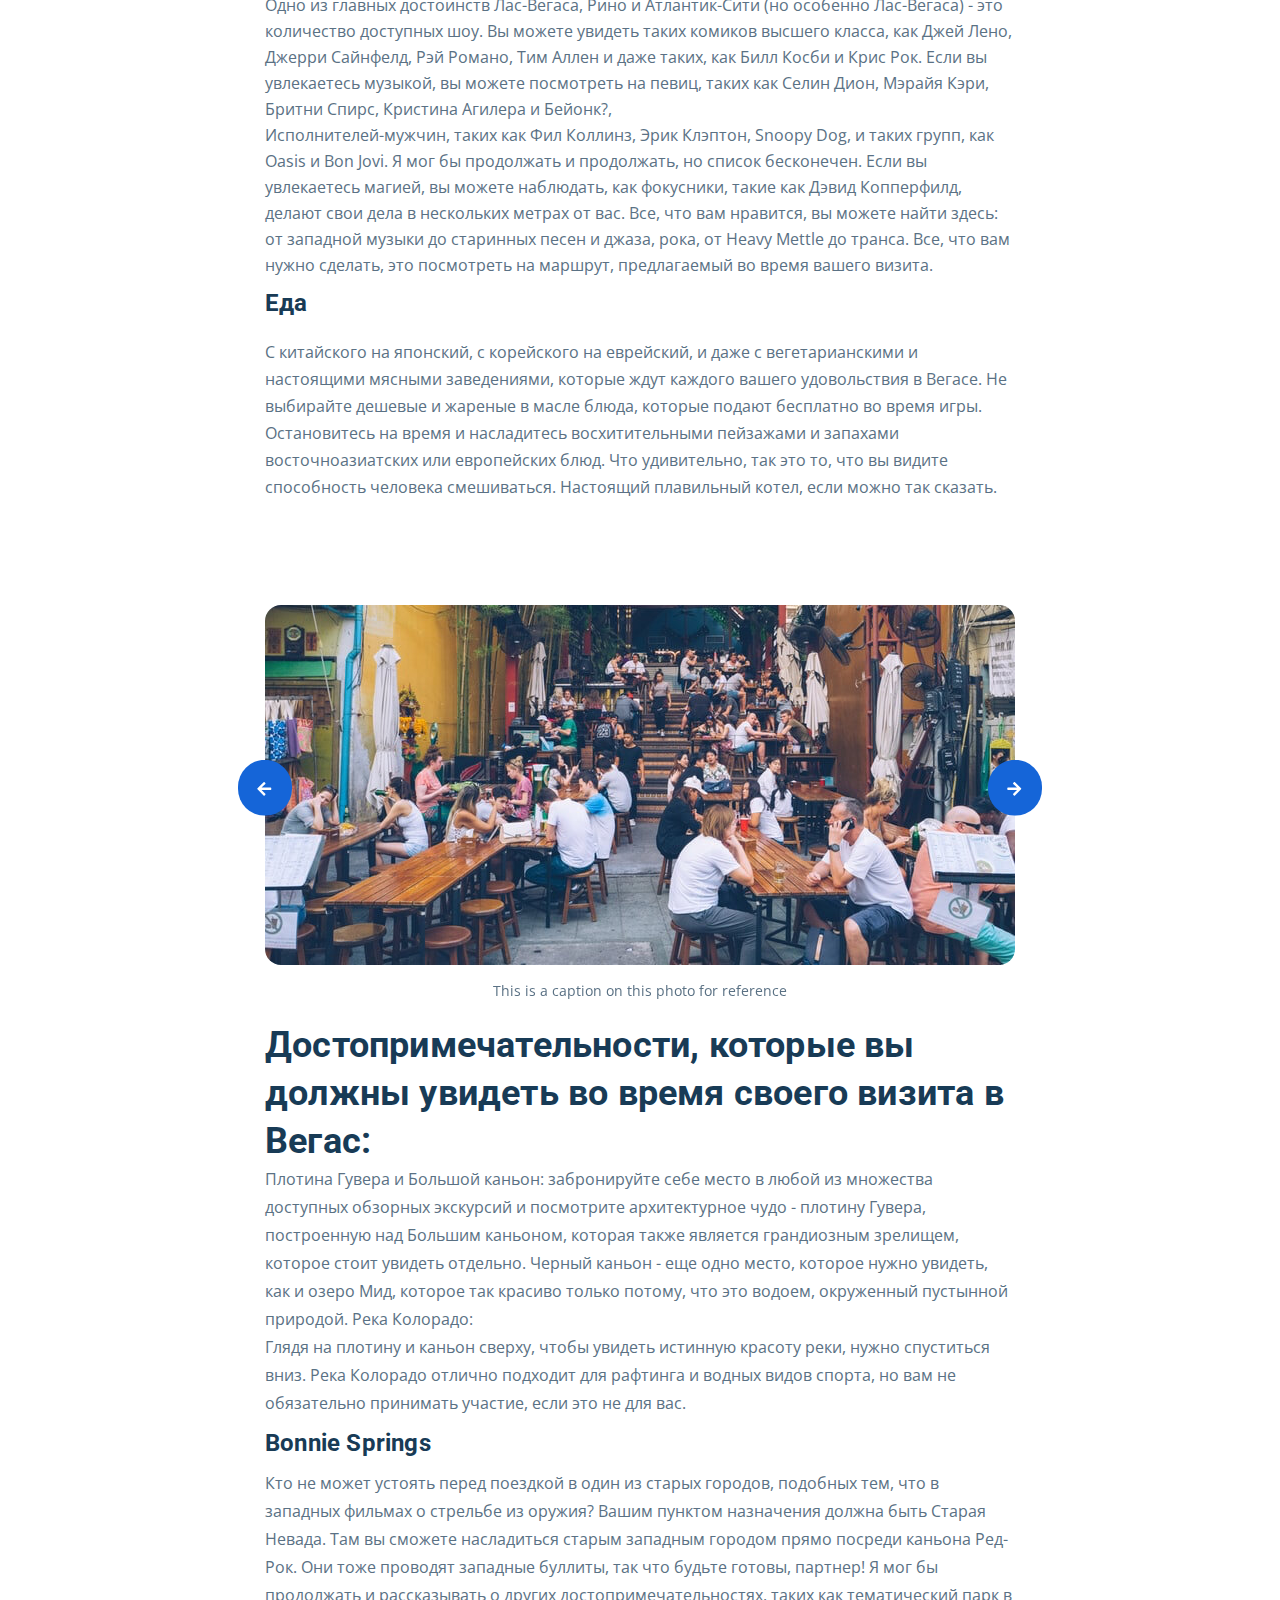
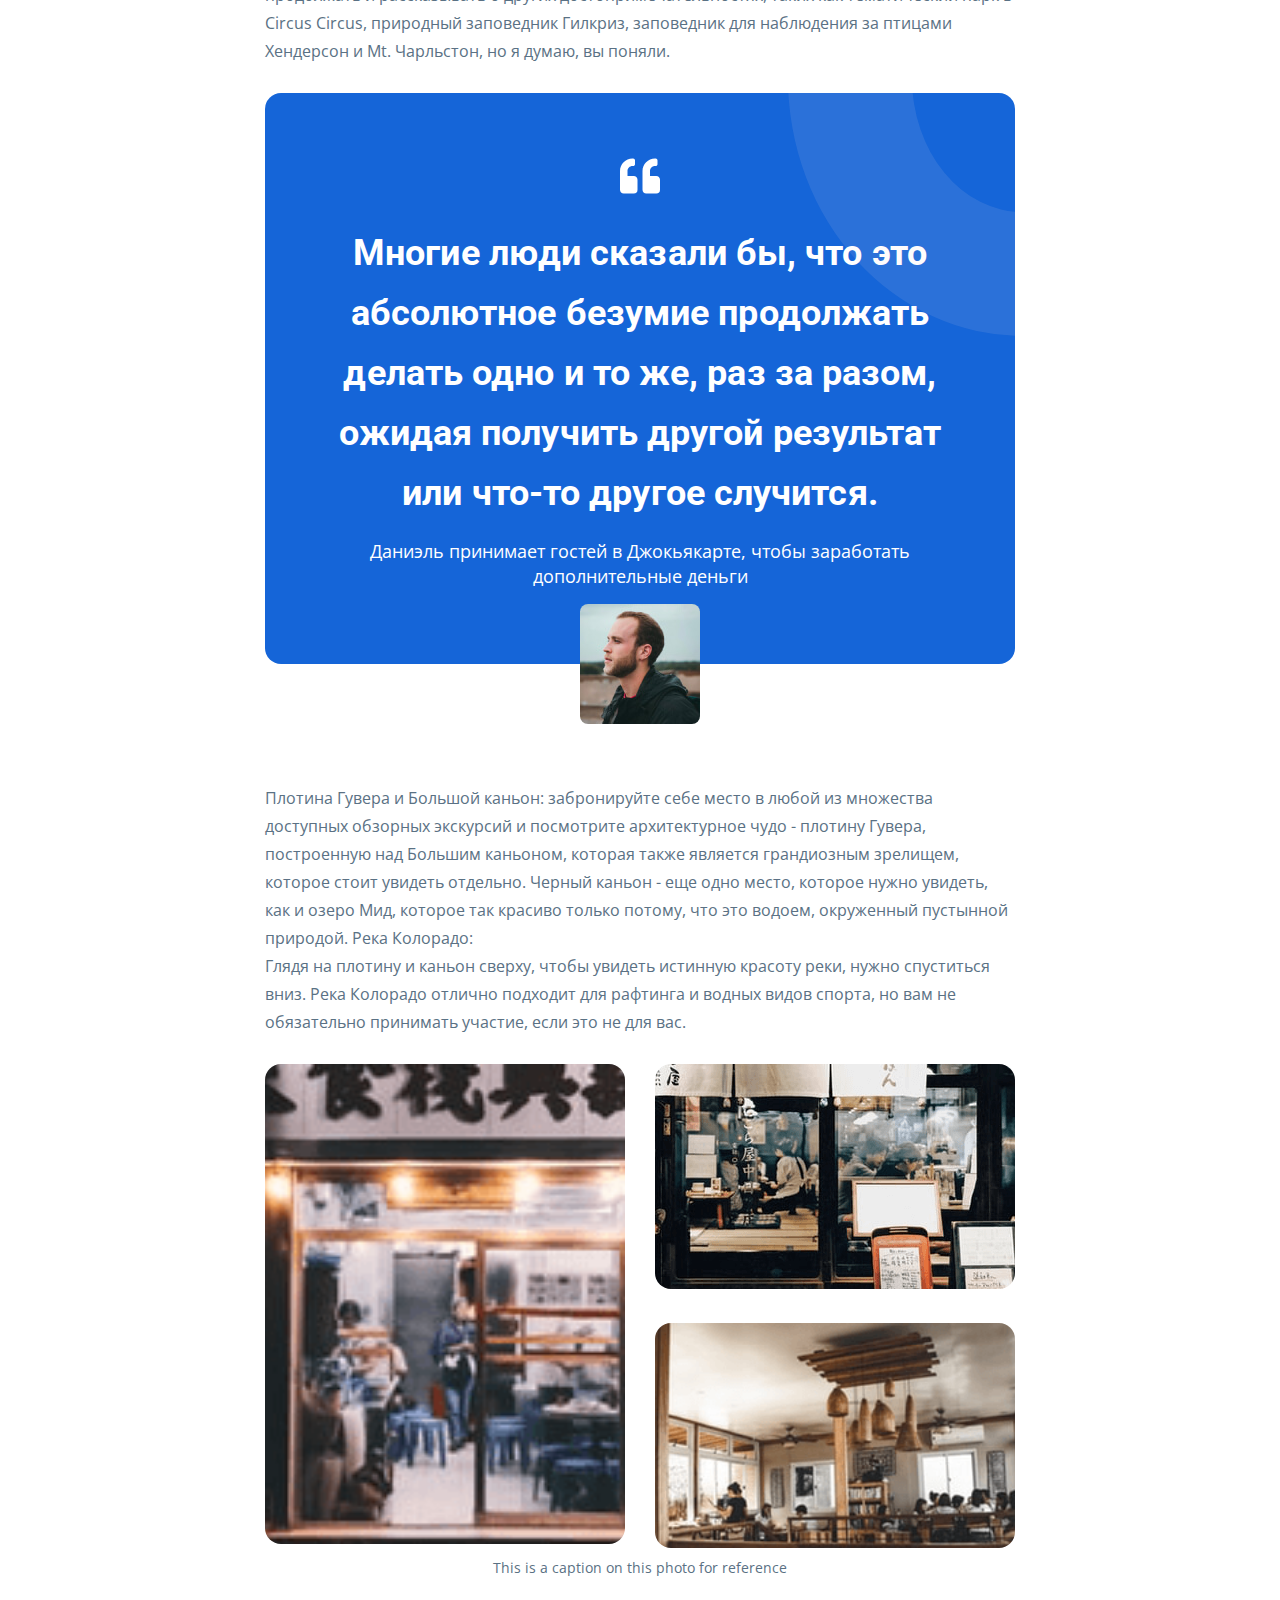
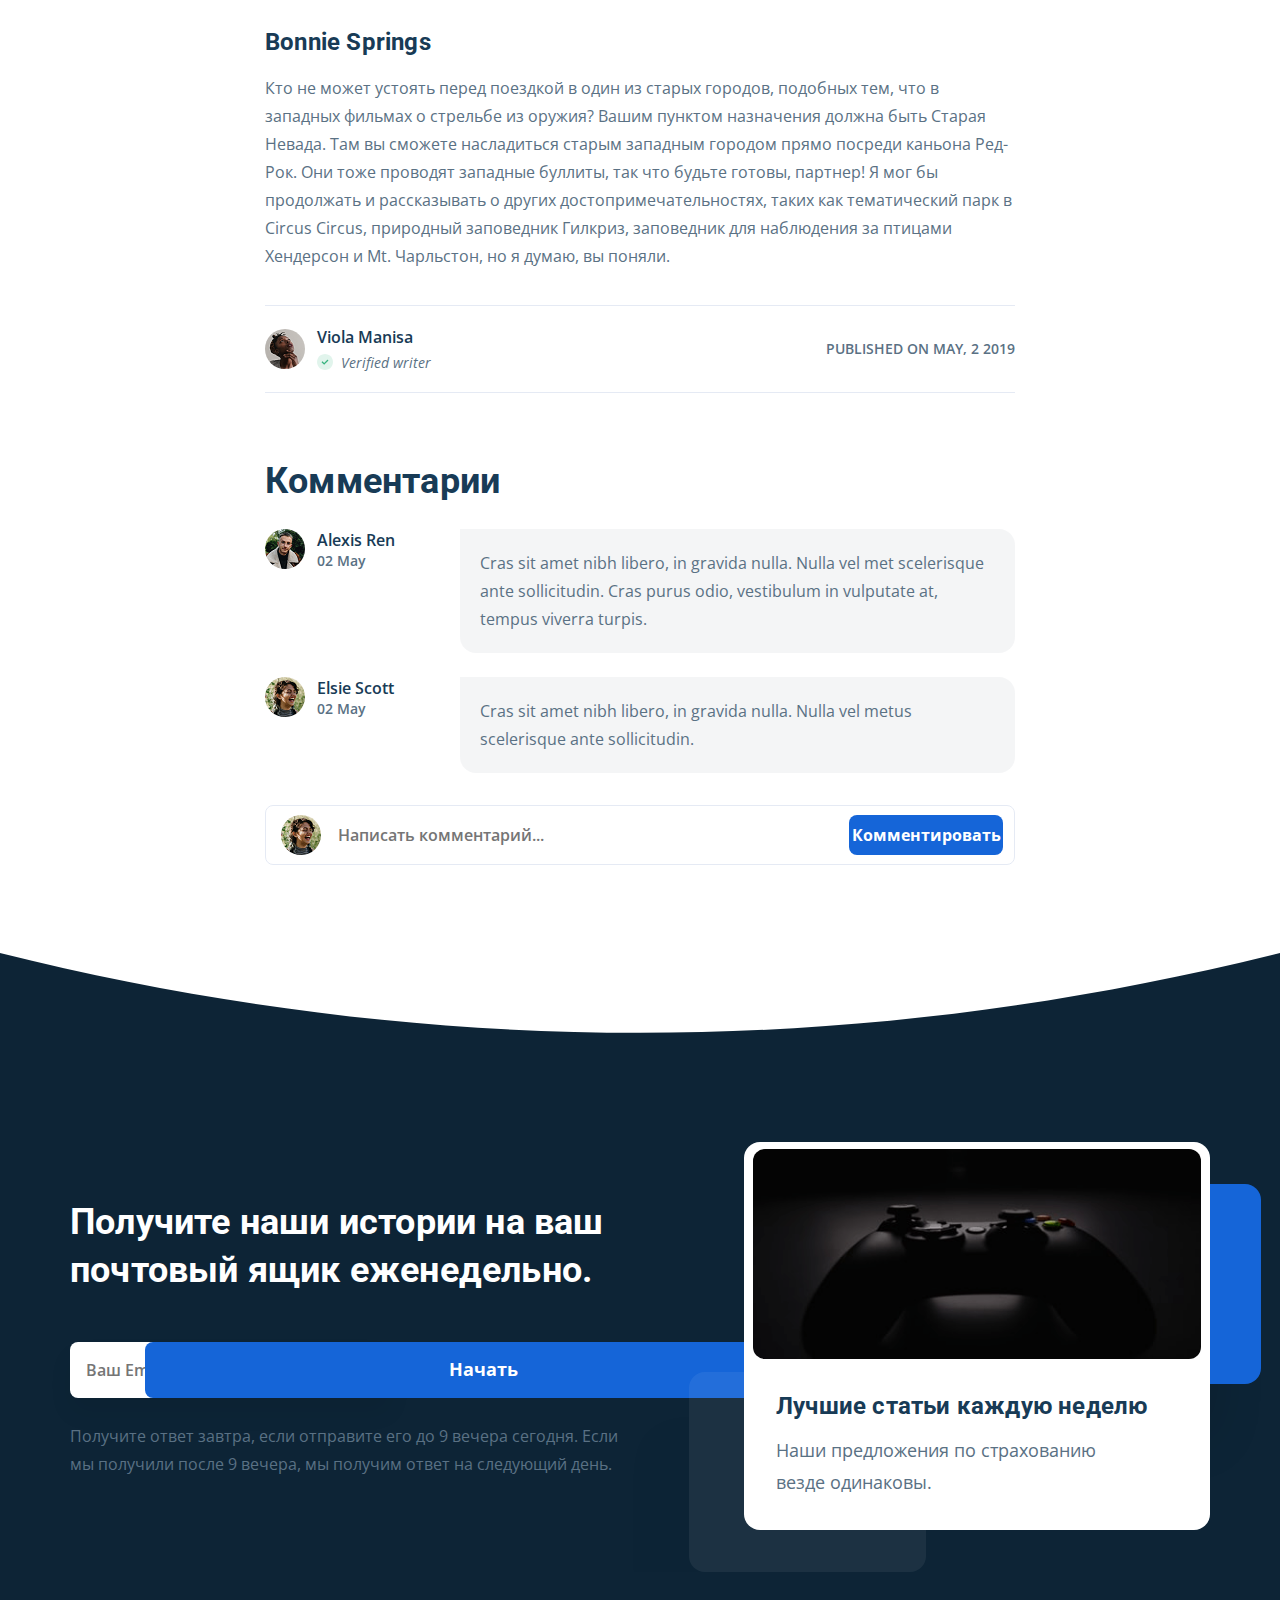
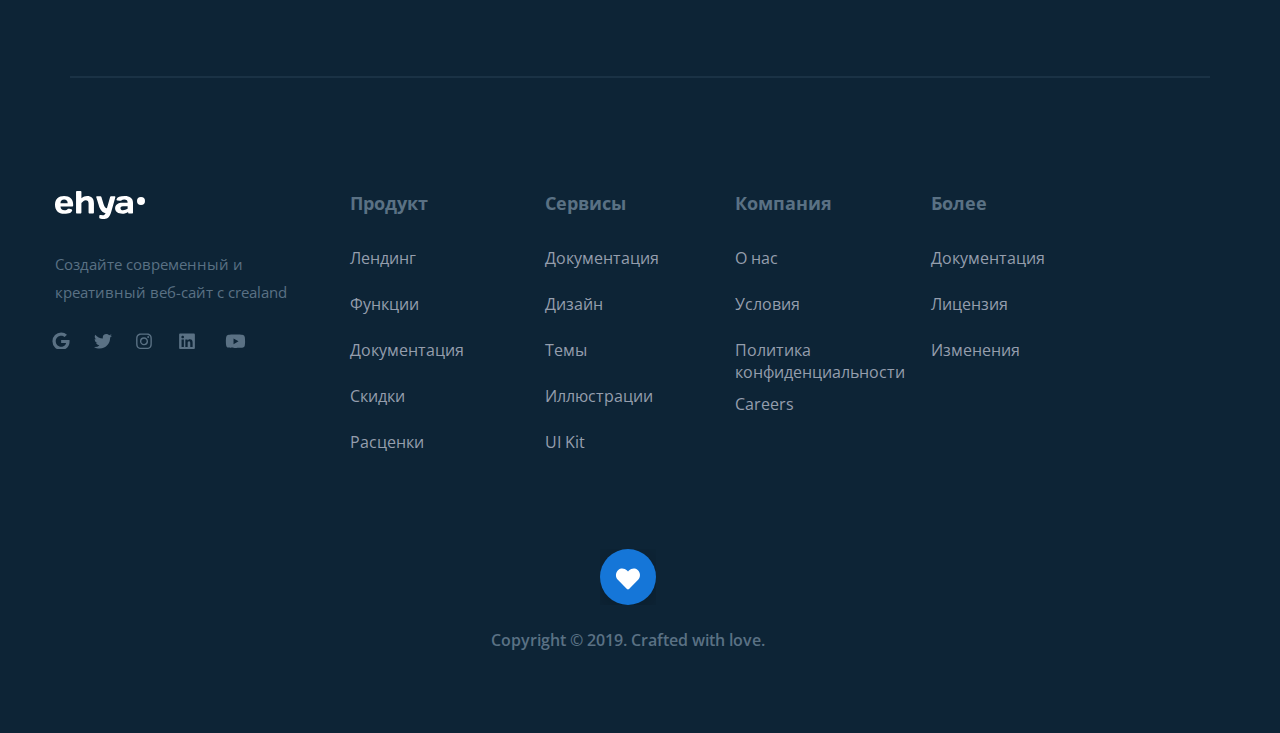
<file: secondary.html>
<!DOCTYPE html>
<html lang="ru">
  <head>
    <meta charset="UTF-8" />
    <meta http-equiv="X-UA-Compatible" content="IE=edge" />
    <meta name="viewport" content="width=device-width, initial-scale=1" />
    <title>Ehya</title>
    <link rel="shortcut icon" href="favicon.ico" type="image/x-icon" />
    <link rel="icon" href="favicon.ico" type="image/x-icon" />
    <link
    rel="stylesheet"
      type="text/css"
      href="css/swiper-bundle.min.css"
    >
    <link rel="preconnect" href="https://fonts.gstatic.com" />
    <link
      href="https://fonts.googleapis.com/css2?family=Open+Sans:ital,wght@0,400;0,600;0,700;1,400&family=Roboto:wght@700&display=swap"
      rel="stylesheet"
    />
    <link rel="stylesheet" href="css/style.css" />
  </head>
  <body>
    <div id="toTop"><img src="img/arrow-top.png" alt="Arrow to top" /></div>
    <header class="header header--secondary">
      <div class="header-content header-content--secondary">
        <div class="container">
          <div class="header-top">
            <div class="logo logo--hidden">
              <a href="index.html">
                <img src="img/logo.svg" alt="Logo: ehoy" class="logo" />
              </a>
            </div>
            <div class="header-menu">
              <div class="header-navigation header-navigation--hidden">
                <ul class="ul ul--mobile">
                  <li class="li li--mobile home">
                    <a href="index.html">Домой</a>
                  </li>
                  <li class="li li--mobile">
                    <a href="#" class="lending li li--mobile"
                      >Лендинги <img src="img/angle-down.svg" alt="Angle-down"
                    /></a>
                    <ul class="dropdown dropdown--mobile">
                      <li class="li li--mobile"><a href="#">Продающие</a></li>
                      <li class="li li--mobile"><a href="#">Подписные</a></li>
                      <li class="li li--mobile li--mobile--info">
                        <a href="#">Информационные</a>
                      </li>
                    </ul>
                  </li>
                  <li class="li li--mobile">
                    <a href="#" class="page li li--mobile"
                      >Страницы <img src="img/angle-down.svg" alt="Angle-down"
                    /></a>
                    <ul class="dropdown dropdown--mobile">
                      <li class="li li--mobile"><a href="#">Главная</a></li>
                      <li class="li li--mobile li--mobile--blog">
                        <a href="#">Блог</a>
                      </li>
                    </ul>
                  </li>
                  <li class="li li--mobile help">
                    <a href="#" class="help">Помощь</a>
                  </li>
                </ul>
              </div>
              <button
                data-toggle="modal"
                id="myModal"
                class="button header__button header__button--hidden"
              >
                Получить
              </button>
            </div>

            <div class="mobile-menu mobile-menu--hidden">
              <ul class="ul ul--mobile">
                <li class="li li--mobile home"><a href="index.html">Домой</a></li>
                <li class="li li--mobile">
                  <a href="#" class="lending li li--mobile"
                    >Лендинги <img src="img/angle-down.svg" alt="Angle-down"
                  /></a>
                </li>

                <li class="li li--mobile"><a href="#">Продающие</a></li>
                <li class="li li--mobile"><a href="#">Подписные</a></li>
                <li class="li li--mobile li--mobile--info">
                  <a href="#">Информационные</a>
                </li>
                <li class="li li--mobile">
                  <a href="#" class="page li li--mobile"
                    >Страницы <img src="img/angle-down.svg" alt="Angle-down"
                  /></a>
                </li>

                <li class="li li--mobile"><a href="#">Главная</a></li>
                <li class="li li--mobile li--mobile--blog">
                  <a href="#">Блог</a>
                </li>
                <li class="li li--mobile help">
                  <a href="#" class="help">Помощь</a>
                </li>
              </ul>
              <button
                data-toggle="modal"
                id="myModal-1"
                class="button header__button header__button--mobile"
              >
                Получить
              </button>
            </div>

            <button class="menu-button">
              <span class="menu-button__line"></span>
              <span class="menu-button__line"></span>
              <span class="menu-button__line"></span>
            </button>
          </div>

          <!-- /.header-top -->
          <h1 class="header__title header__title--secondary">
            Дешевые авиабилеты - отличный способ сэкономить
          </h1>
        </div>
      </div>
      <svg
        class="secondary"
        width="2160"
        height="263"
        viewBox="0 0 2160 263"
        preserveAspectRatio="none"
        fill="none"
        xmlns="http://www.w3.org/2000/svg"
      >
        <path
          fill-rule="evenodd"
          clip-rule="evenodd"
          d="M2160 262.5H0V0C360 80 720 120 1080 120C1440 120 1800 80 2160 0V262.5Z"
          fill="white"
        />
      </svg>
    </header>
    <section class="article">
      <div class="container-secondary">
        <aside class="aside">
          <span class="aside-title">Share</span>
          <div class="aside-links">
            <a href="https://twitter.com/" target="_blank"
              ><img
                class="aside-links__twitter"
                src="img/aside-twitter.svg"
                alt="Icon: twitter"
            /></a>
            <a href="https://ru-ru.facebook.com/" target="_blank"
              ><img
                class="aside-links__facebook"
                src="img/aside-facebook.svg"
                alt="Icon: facebook"
            /></a>
            <a href="https://www.linkedin.cn/login" target="_blank"
              ><img
                class="aside-links__linkedin"
                src="img/aside-linkedin.svg"
                alt="Icon: linkedin"
            /></a>
            <a href="https://www.instagram.com/" target="_blank"
              ><img
                class="aside-links__instagram"
                src="img/aside-instagram.svg"
                alt="Icon: instagram"
            /></a>
          </div>
        </aside>
        <p class="article-description">
          Посещение выставки может быть очень эффективным методом продвижения
          вашей компании и ее продукции. И один из наиболее эффективных способов
          оптимизировать показ вашей выставки и увеличить посещаемость вашего
          стенда - это использование баннерных стендов.
        </p>
        <div class="featured-author featured-author--secondary">
          <img
            src="img/avatar-author.png"
            alt="Avatar: author__avatar"
            class="featured-author__avatar"
          />
          <div class="featured-info">
            <div class="featured-author__description">
              <span class="featured-author__name">Viola Manisa</span>
              <span class="featured-author__verified"
                ><img
                  src="img/verified.svg"
                  alt="Icon: verified"
                  class="verified"
                />Verified writer</span
              >
            </div>
            <span class="featured-author__date featured-author__date--secondary"
              >PUBLISHED ON MAY, 2 2019</span
            >
            <span class="featured-author__date featured-author__date--mobile"
              >MAY, 2 2019</span
            >
          </div>
        </div>
        <figure>
          <img
            src="img/aticle-image.jpg"
            alt="Article image"
            class="article-image"
          />
          <figcaption>This is a caption on this photo for reference</figcaption>
        </figure>
        <h2 class="microsoft-title">
          Microsoft Patch Management для домашних пользователей
        </h2>
        <p class="microsoft-description">
          В прошлом месяце моя жена Энн Доу отвезла меня в Лас-Вегас, потому что
          ей нужно было ехать на деловой съезд. Излишне говорить, что она пишет
          путеводитель по казино, а я ненавижу азартные игры. Но ей это
          нравится, и это тоже поддерживает нас, так что я пошел без проблем.
          Сначала я был подавлен, но потом, поспрашивая и оглядываясь, я
          обнаружил, что в Лас-Вегасе повеселился больше, чем я мог подумать. И
          нет. Пока я был там, я не заходил ни в одно казино.
        </p>
        <h3 class="microsoft-subtitle">Развлекательная программа</h3>
        <p class="microsoft-description microsoft-description--entertainment">
          Одно из главных достоинств Лас-Вегаса, Рино и Атлантик-Сити (но
          особенно Лас-Вегаса) - это количество доступных шоу. Вы можете увидеть
          таких комиков высшего класса, как Джей Лено, Джерри Сайнфелд, Рэй
          Романо, Тим Аллен и даже таких, как Билл Косби и Крис Рок. Если вы
          увлекаетесь музыкой, вы можете посмотреть на певиц, таких как Селин
          Дион, Мэрайя Кэри, Бритни Спирс, Кристина Агилера и Бейонк?, <br />
          Исполнителей-мужчин, таких как Фил Коллинз, Эрик Клэптон, Snoopy Dog,
          и таких групп, как Oasis и Bon Jovi. Я мог бы продолжать и продолжать,
          но список бесконечен. Если вы увлекаетесь магией, вы можете наблюдать,
          как фокусники, такие как Дэвид Копперфилд, делают свои дела в
          нескольких метрах от вас. Все, что вам нравится, вы можете найти
          здесь: от западной музыки до старинных песен и джаза, рока, от Heavy
          Mettle до транса. Все, что вам нужно сделать, это посмотреть на
          маршрут, предлагаемый во время вашего визита.
        </p>
        <h3 class="microsoft-subtitle microsoft-subtitle--food">Еда</h3>
        <p class="microsoft-description microsoft-description--food">
          С китайского на японский, с корейского на еврейский, и даже с
          вегетарианскими и настоящими мясными заведениями, которые ждут каждого
          вашего удовольствия в Вегасе. Не выбирайте дешевые и жареные в масле
          блюда, которые подают бесплатно во время игры. Остановитесь на время и
          насладитесь восхитительными пейзажами и запахами восточноазиатских или
          европейских блюд. Что удивительно, так это то, что вы видите
          способность человека смешиваться. Настоящий плавильный котел, если
          можно так сказать.
        </p>
      </div>
      <div class="swiper-container swiper-container--secondary">
        <!-- Additional required wrapper -->
        <div class="swiper-wrapper swiper-wrapper--secondary">
          <!-- Slides -->
          <div class="swiper-slide swiper-slide--secondary">
            <figure class="figure-slide">
              <img
                src="img/slider.jpg"
                alt="Image slider"
                class="slider-image"
              />
              <figcaption class="figcaption-slide">
                This is a caption on this photo for reference
              </figcaption>
            </figure>
          </div>
          <div class="swiper-slide swiper-slide--secondary">
            <figure class="figure-slide">
              <img
                src="img/article-1.png"
                alt="Image slider"
                class="slider-image"
              />
              <figcaption class="figcaption-slide">
                This is a caption on this photo for reference
              </figcaption>
            </figure>
          </div>
          <div class="swiper-slide swiper-slide--secondary">
            <figure class="figure-slide">
              <img
                src="img/aticle-image.jpg"
                alt="Image slider"
                class="slider-image"
              />
              <figcaption class="figcaption-slide">
                This is a caption on this photo for reference
              </figcaption>
            </figure>
          </div>
        </div>
        <!-- If we need pagination -->
        <div
          class="case-button case-button--secondary case-button-prev case-button-prev--secondary"
        ></div>
        <div
          class="case-button case-button--secondary case-button-next case-button-next--secondary"
        ></div>
      </div>
      <div class="container-secondary">
        <h2 class="vegas-title">
          Достопримечательности, которые вы должны увидеть во время своего
          визита в Вегас:
        </h2>
        <p class="vegas-description">
          Плотина Гувера и Большой каньон: забронируйте себе место в любой из
          множества доступных обзорных экскурсий и посмотрите архитектурное чудо
          - плотину Гувера, построенную над Большим каньоном, которая также
          является грандиозным зрелищем, которое стоит увидеть отдельно. Черный
          каньон - еще одно место, которое нужно увидеть, как и озеро Мид,
          которое так красиво только потому, что это водоем, окруженный
          пустынной природой. Река Колорадо: <br />
          Глядя на плотину и каньон сверху, чтобы увидеть истинную красоту реки,
          нужно спуститься вниз. Река Колорадо отлично подходит для рафтинга и
          водных видов спорта, но вам не обязательно принимать участие, если это
          не для вас.
        </p>
        <h3 class="vegas-subtitle">Bonnie Springs</h3>
        <p class="vegas-description vegas-description--mb76">
          Кто не может устоять перед поездкой в ​​один из старых городов,
          подобных тем, что в западных фильмах о стрельбе из оружия? Вашим
          пунктом назначения должна быть Старая Невада. Там вы сможете
          насладиться старым западным городом прямо посреди каньона Ред-Рок. Они
          тоже проводят западные буллиты, так что будьте готовы, партнер! Я мог
          бы продолжать и рассказывать о других достопримечательностях, таких
          как тематический парк в Circus Circus, природный заповедник Гилкриз,
          заповедник для наблюдения за птицами Хендерсон и Mt. Чарльстон, но я
          думаю, вы поняли.
        </p>
      </div>
      <div class="quote">
        <div class="circle"></div>
        <div class="quote__description">
          <img src="img/quote-left.svg" alt="Quote" class="quote__icon" />
          <p class="quote__text">
            Многие люди сказали бы, что это абсолютное безумие продолжать делать
            одно и то же, раз за разом, ожидая получить другой результат или
            что-то другое случится.
          </p>
          <p class="quote__info">
            Даниэль принимает гостей в Джокьякарте, чтобы заработать
            дополнительные деньги
          </p>
        </div>
      </div>
      <div class="container-secondary">
        <img
          src="img/quote-image.jpg"
          alt="Quote avatar"
          class="quote-avatar"
        />
        <p class="vegas-description vegas-description--mt114">
          Плотина Гувера и Большой каньон: забронируйте себе место в любой из
          множества доступных обзорных экскурсий и посмотрите архитектурное чудо
          - плотину Гувера, построенную над Большим каньоном, которая также
          является грандиозным зрелищем, которое стоит увидеть отдельно. Черный
          каньон - еще одно место, которое нужно увидеть, как и озеро Мид,
          которое так красиво только потому, что это водоем, окруженный
          пустынной природой. Река Колорадо: <br />
          Глядя на плотину и каньон сверху, чтобы увидеть истинную красоту реки,
          нужно спуститься вниз. Река Колорадо отлично подходит для рафтинга и
          водных видов спорта, но вам не обязательно принимать участие, если это
          не для вас.
        </p>

        <div class="article-gallery">
          <div class="gallery-left">
            <img
              src="img/article-1.png"
              alt="Gallery image"
              class="gallery-image-1"
            />
          </div>
          <div class="gallery-right">
            <img
              src="img/article-2.png"
              alt="Gallery image"
              class="gallery-image-2"
            />
            <img
              src="img/article-3.png"
              alt="Gallery image"
              class="gallery-image-3"
            />
          </div>
        </div>
        <p class="gallery-description">
          This is a caption on this photo for reference
        </p>

        <h3 class="vegas-subtitle vegas-subtitle--bonnie">Bonnie Springs</h3>
        <p class="vegas-description vegas-description--latest">
          Кто не может устоять перед поездкой в ​​один из старых городов,
          подобных тем, что в западных фильмах о стрельбе из оружия? Вашим
          пунктом назначения должна быть Старая Невада. Там вы сможете
          насладиться старым западным городом прямо посреди каньона Ред-Рок. Они
          тоже проводят западные буллиты, так что будьте готовы, партнер! Я мог
          бы продолжать и рассказывать о других достопримечательностях, таких
          как тематический парк в Circus Circus, природный заповедник Гилкриз,
          заповедник для наблюдения за птицами Хендерсон и Mt. Чарльстон, но я
          думаю, вы поняли.
        </p>

        <aside class="aside-bottom">
          <span class="aside-title aside-title--bottom">Share</span>
          <div class="aside-links aside-links--bottom">
            <img
              class="aside-links__twitter"
              src="img/aside-twitter.svg"
              alt="Icon: twitter"
            /><img
              class="aside-links__facebook"
              src="img/aside-facebook.svg"
              alt="Icon: facebook"
            /><img
              class="aside-links__linkedin"
              src="img/aside-linkedin.svg"
              alt="Icon: linkedin"
            /><img
              class="aside-links__instagram"
              src="img/aside-instagram.svg"
              alt="Icon: instagram"
            />
          </div>
        </aside>

        <hr class="hr-secondary" />
        <div class="featured-author featured-author--article">
          <img
            src="img/avatar-author.png"
            alt="Avatar: author__avatar"
            class="featured-author__avatar"
          />
          <div class="featured-info">
            <div class="featured-author__description">
              <span class="featured-author__name">Viola Manisa</span>
              <span class="featured-author__verified"
                ><img
                  src="img/verified.svg"
                  alt="Icon: verified"
                  class="verified"
                />Verified writer</span
              >
            </div>
            <span class="featured-author__date featured-author__date--secondary"
              >PUBLISHED ON MAY, 2 2019</span
            >
            <span class="featured-author__date featured-author__date--mobile"
              >MAY, 2 2019</span
            >
          </div>
        </div>
        <hr class="hr-secondary hr-secondary--last" />

        <h2 class="comments-title">Комментарии</h2>
        <div class="comments">
          <div class="comments-info">
            <img
              src="img/alexis-avatar.png"
              alt="Avatar: Alexis Ren"
              class="comments__avatar"
            />
            <div class="comments-description">
              <span class="comments__name">Alexis Ren</span>
              <span class="comments__date">02 May</span>
            </div>
          </div>
          <div class="comments-area">
            <p class="comments__text">
              Cras sit amet nibh libero, in gravida nulla. Nulla vel met
              scelerisque ante sollicitudin. Cras purus odio, vestibulum in
              vulputate at, tempus viverra turpis.
            </p>
          </div>
        </div>

        <div class="comments">
          <div class="comments-info">
            <img
              src="img/elsie-avatar.png"
              alt="Avatar: Elsie Scott"
              class="comments__avatar"
            />
            <div class="comments-description">
              <span class="comments__name">Elsie Scott</span>
              <span class="comments__date">02 May</span>
            </div>
          </div>
          <div class="comments-area">
            <p class="comments__text comments__text--elsie">
              Cras sit amet nibh libero, in gravida nulla. Nulla vel metus
              scelerisque ante sollicitudin.
            </p>
            <p class="comments__text comments__text--mobile">
              Cras sit amet nibh libero, in gravida nulla. Nulla vel met
              scelerisque ante sollicitudin. Cras purus odio, vestibulum in
              vulputate at, tempus viverra turpis.
            </p>
          </div>
        </div>

        <form action="#" class="search search--comments">
          <input
            type="text"
            class="search__input search__input--comments"
            placeholder="Написать комментарий..."
          />
          <img
            src="img/elsie-avatar.png"
            alt="Avatar comments"
            class="search__avatar"
          />
          <button class="search__button search__button--comments">
            Комментировать
          </button>
        </form>
        <button class="search-button search-button--comment">
          Комментировать
        </button>
      </div>

      <div class="footer-svg">
        <svg
          class="footer-svg"
          width="2160"
          height="263"
          viewBox="0 0 2160 263"
          preserveAspectRatio="none"
          fill="none"
          xmlns="http://www.w3.org/2000/svg"
        >
          <path
            id="Wave"
            fill-rule="evenodd"
            clip-rule="evenodd"
            d="M2160 262.5H0V0C360 80 720 120 1080 120C1440 120 1800 80 2160 0V262.5Z"
            fill="#0D2436"
          />
        </svg>
      </div>
    </section>
    <footer class="footer">
      <div class="container">
        <div class="footer-top footer-top--secondary">
          <div class="top-left">
            <h3 class="left-title">
              Получите наши истории на ваш почтовый ящик еженедельно.
            </h3>
            <div class="left-search">
              <form
                action="send.php"
                method="POST"
                class="search footer__search"
              >
                <input
                  type="email"
                  class="search__input search__input--footer"
                  placeholder="Ваш Email"
                  name="subscribe"
                  required
                />
                <button
                  class="search__button search__button--footer"
                  type="submit"
                >
                  Начать
                </button>
              </form>
            </div>
            <p class="left-description">
              Получите ответ завтра, если отправите его до 9 вечера сегодня.
              Если мы получили после 9 вечера, мы получим ответ на следующий
              день.
            </p>
          </div>
          <div class="right-info">
            <div class="top-right">
              <img
                src="img/footer-image.png"
                alt="Footer image"
                class="footer-image"
              />
              <a class="right-title">Лучшие статьи каждую неделю</a>
              <p class="right-description">
                Наши предложения по страхованию везде одинаковы.
              </p>
            </div>
            <img src="img/grey-cube.svg" alt="Grey cube" class="grey-cube" />
            <img src="img/blue-cube.svg" alt="Blue cube" class="blue-cube" />
          </div>
        </div>
        <hr />
        <div class="footer-bottom">
          <div class="column-1">
            <a href="index.html"
              ><img src="img/logo.svg" alt="Logo: ehya" class="bottom-logo"
            /></a>
            <p class="bottom-description">
              Создайте современный и креативный веб-сайт с crealand
            </p>
            <div class="social-links">
              <a href="https://www.google.ru/" target="_blank">
                <img
                  src="img/google.svg"
                  alt="Icon: google"
                  class="social-links__google"
              /></a>
              <a href="https://twitter.com/" target="_blank"
                ><img
                  class="social-links__twitter"
                  src="img/twitter.svg"
                  alt="Icon: twitter"
              /></a>
              <a href="https://www.instagram.com/" target="_blank"
                ><img
                  class="social-links__instagram"
                  src="img/instagram.svg"
                  alt="Icon: instagram"
              /></a>
              <a href="https://www.linkedin.cn/login" target="_blank"
                ><img
                  class="social-links__linkedin"
                  src="img/linkedin.svg"
                  alt="Icon: linkedin"
              /></a>
              <a href="https://www.youtube.com/" target="_blank">
                <img
                  class="social-links__youtube"
                  src="img/youtube.svg"
                  alt="Icon: youtube"
                />
              </a>
            </div>
          </div>
          <div class="column-2">
            <h4 class="bottom-title">Продукт</h4>
            <a class="bottom-link" href="#">Лендинг</a>
            <a class="bottom-link" href="#">Функции</a>
            <a class="bottom-link" href="#">Документация</a>
            <a class="bottom-link" href="#">Скидки</a>
            <a class="bottom-link" href="#">Расценки</a>
          </div>
          <div class="column-3">
            <h4 class="bottom-title">Сервисы</h4>
            <a class="bottom-link" href="#">Документация</a>
            <a class="bottom-link" href="#">Дизайн</a>
            <a class="bottom-link" href="#">Темы</a>
            <a class="bottom-link" href="#">Иллюстрации</a>
            <a class="bottom-link" href="#">UI Kit</a>
          </div>
          <div class="column-4">
            <h4 class="bottom-title">Компания</h4>
            <a class="bottom-link" href="#">О нас</a>
            <a class="bottom-link" href="#">Условия </a>
            <a class="bottom-link bottom-link--mobile" href="#"
              >Политика конфиденциальности
            </a>
            <a class="bottom-link bottom-link--privacy" href="#"
              >Privacy Policy</a
            >
            <a class="bottom-link" href="#">Careers</a>
          </div>
          <div class="column-5">
            <h4 class="bottom-title">Более</h4>
            <a class="bottom-link" href="#">Документация</a>
            <a class="bottom-link" href="#">Лицензия </a>
            <a class="bottom-link" href="#">Изменения</a>
          </div>
          <div class="column-6">
            <h4 class="bottom-title">Ещё...</h4>
            <a class="bottom-link" href="#">Документация</a>
            <a class="bottom-link" href="#">Лицензия </a>
            <a class="bottom-link" href="#">Изменения</a>
          </div>
        </div>
        <div class="copyright">
          <img src="img/heart.svg" alt="Icon: heart" class="copyright__image" />
          <p class="copyright__description">
            Copyright © 2019. Crafted with love.
          </p>
        </div>
        <div class="column-7">
          <a href="index.html"
            ><img
              src="img/logo.svg"
              alt="Logo: ehya"
              class="bottom-logo bottom-logo--mobile"
          /></a>
          <p class="bottom-description bottom-description--mobile">
            Создайте современный и креативный веб-сайт с crealand
          </p>
          <div class="social-links">
            <a href="https://www.google.ru/" target="_blank"
              ><img
                src="img/google.svg"
                alt="Icon: google"
                class="social-links__google"
            /></a>
            <a href="https://twitter.com/" target="_blank"
              ><img
                class="social-links__twitter"
                src="img/twitter.svg"
                alt="Icon: twitter"
            /></a>
            <a href="https://www.instagram.com/" target="_blank">
              <img
                class="social-links__instagram"
                src="img/instagram.svg"
                alt="Icon: instagram"
              />
            </a>
            <a href="https://www.linkedin.cn/" target="_blank"
              ><img
                class="social-links__linkedin"
                src="img/linkedin.svg"
                alt="Icon: linkedin"
            /></a>
            <a href="https://www.youtube.com/" target="_blank"
              ><img
                class="social-links__youtube"
                src="img/youtube.svg"
                alt="Icon: youtube"
            /></a>
          </div>
        </div>
      </div>
    </footer>
    <div class="modal">
      <div class="modal__overlay"></div>
      <!-- /.modal__overlay -->
      <div class="modal__dialog">
        <a href="#" class="modal__close">
          <img src="img/close.svg" alt="Icon: close" />
        </a>
        <a href="index.html"
          ><img src="img/logo.svg" alt="Logo: ehya" class="logo"
        /></a>
        <form action="send.php" method="POST" class="modal__form form">
          <input
            type="text"
            class="input modal__input"
            placeholder="Ваше имя*"
            name="name_modal"
            minlength="2"
            required
          />
          <input
            type="tel"
            class="input modal__input telephone"
            placeholder="Номер телефона*"
            name="phone_modal"
            data-mask="+7(000)000-00-00"
            data-mask-reverse="true"
            minlength="16"
            required
          />
          <input
            type="email"
            class="input modal__input"
            placeholder="Email*"
            name="email_modal"
            required
          />
          <textarea
            class="message modal__message"
            placeholder="Сообщение"
            name="message_modal"
          ></textarea>
          <div class="modal__required">
            <button class="button modal__button" type="submit">
              Отправить
            </button>
            <span class="modal__info">* Обязательные поля</span>
          </div>
        </form>
      </div>
      <!-- /.modal__dialog -->
    </div>
    <script src="js/jquery-3.6.0.min.js"></script>
    <script src="https://unpkg.com/swiper/swiper-bundle.min.js"></script>
    <script src="js/jquery.mask.min.js"></script>
    <script src="js/jquery.validate.min.js"></script>
    <script src="js/main.js"></script>
  </body>
</html>
</file>
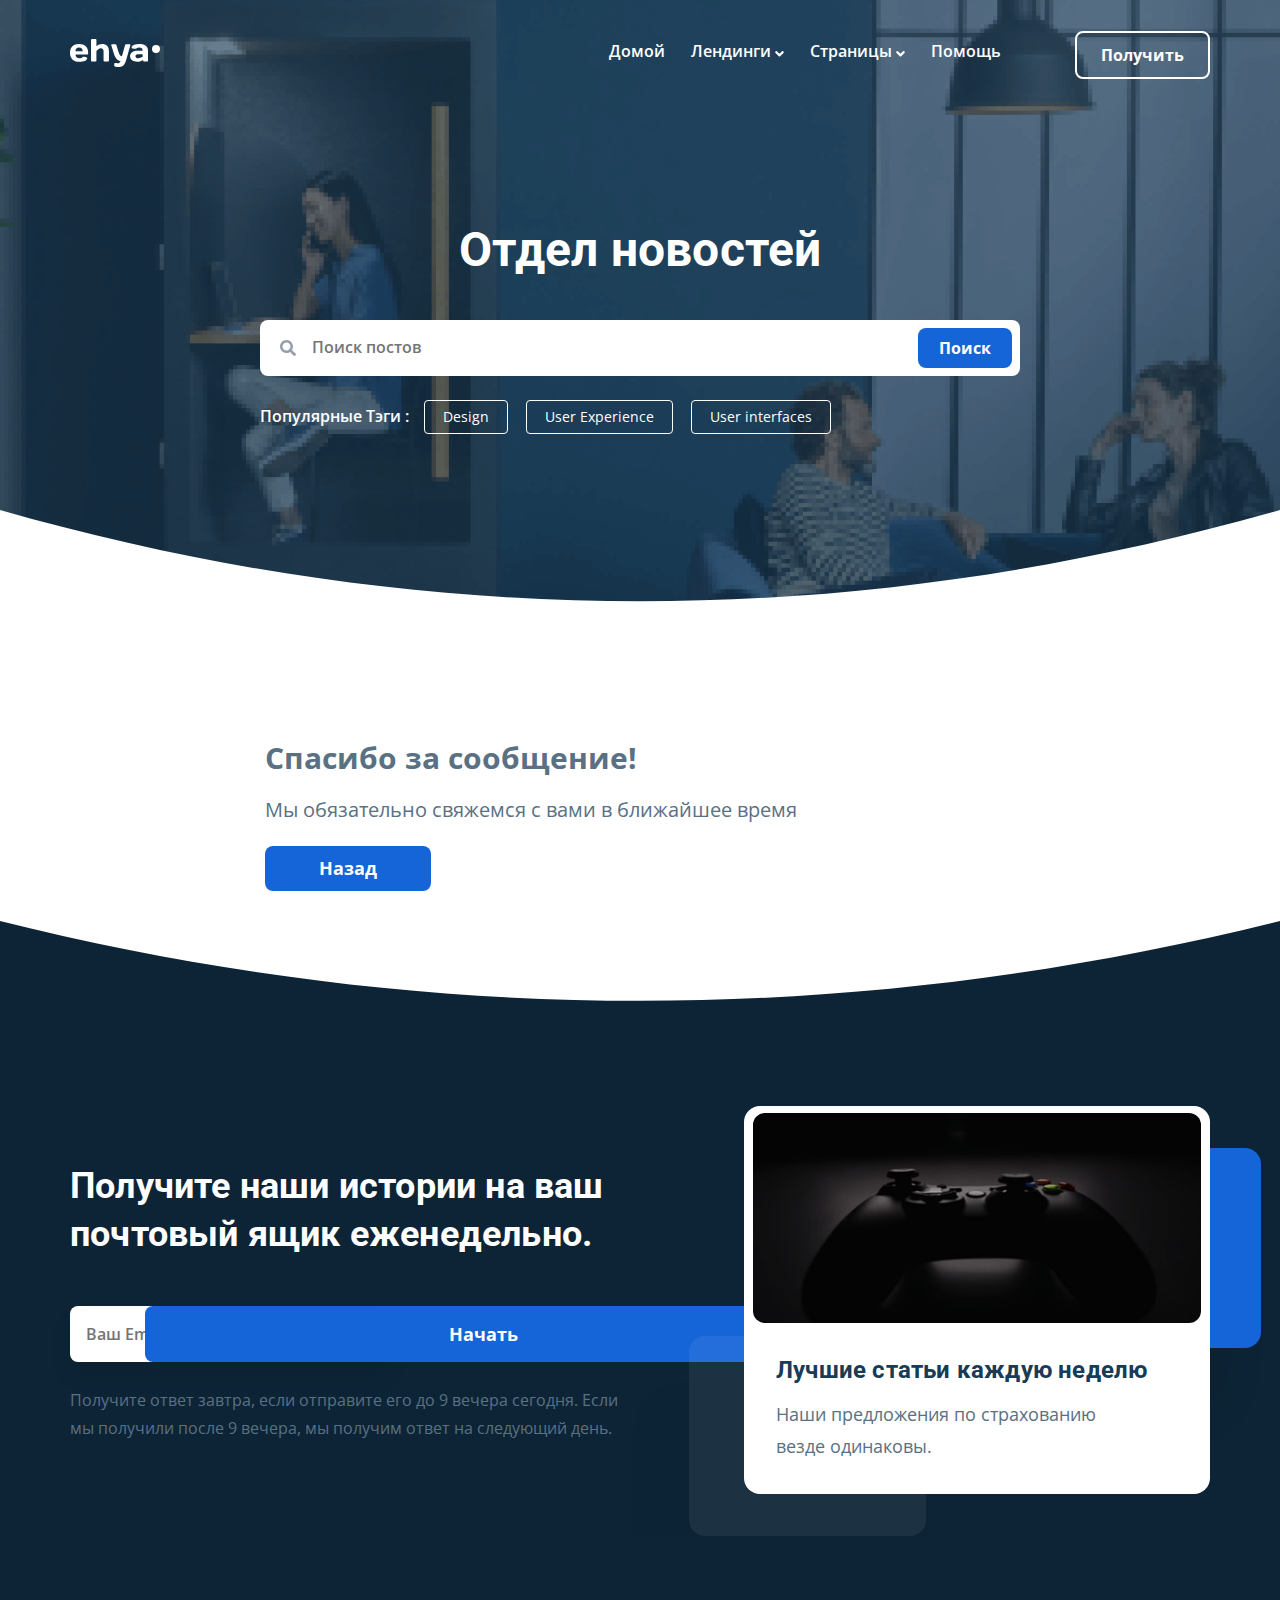
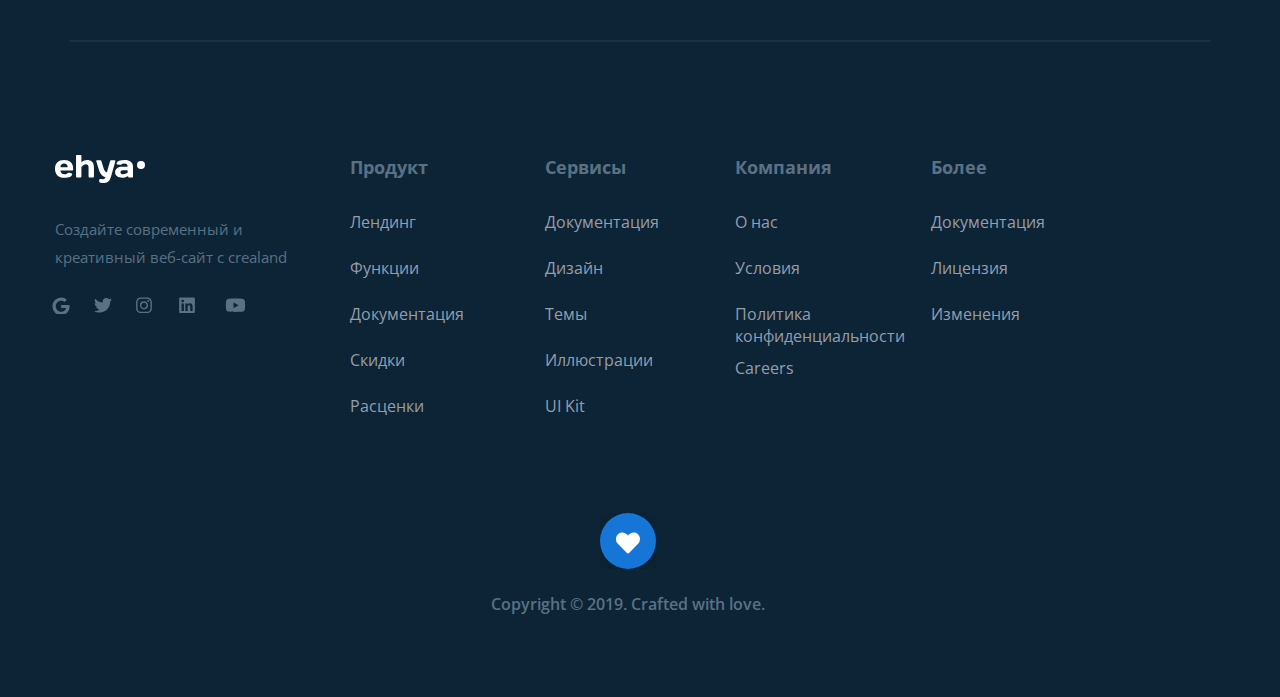
<file: thankyou.html>
<!DOCTYPE html>
<html lang="ru">
  <head>
    <meta charset="UTF-8" />
    <meta http-equiv="X-UA-Compatible" content="IE=edge" />
    <meta name="viewport" content="width=device-width, initial-scale=1" />

    <title>Ehya</title>
    <link rel="shortcut icon" href="favicon.ico" type="image/x-icon" />
    <link rel="icon" href="favicon.ico" type="image/x-icon" />
    <link rel="stylesheet" href="css/style.css" />
    <link
    rel="stylesheet"
      type="text/css"
      href="css/swiper-bundle.min.css"
    >
    <link rel="preconnect" href="https://fonts.gstatic.com" />
    <link
      href="https://fonts.googleapis.com/css2?family=Open+Sans:ital,wght@0,400;0,600;0,700;1,400&family=Roboto:wght@700&display=swap"
      rel="stylesheet"
    />
  </head>
  <body>
    <div id="toTop"><img src="img/arrow-top.png" alt="Arrow to top" /></div>

    <header class="header">
      <div class="header-content header-content--thankyou">
        <div class="container">
          <div class="header-top">
            <div class="logo logo--hidden">
              <a href="index.html">
                <img src="img/logo.svg" alt="Logo: ehoy" class="logo" />
              </a>
            </div>
            <div class="header-menu">
              <div class="header-navigation header-navigation--hidden">
                <ul class="ul ul--mobile">
                  <li class="li li--mobile home"><a href="#">Домой</a></li>
                  <li class="li li--mobile">
                    <a href="#" class="lending li li--mobile"
                      >Лендинги <img src="img/angle-down.svg" alt="Angle-down"
                    /></a>
                    <ul class="dropdown dropdown--mobile">
                      <li class="li li--mobile"><a href="#">Продающие</a></li>
                      <li class="li li--mobile"><a href="#">Подписные</a></li>
                      <li class="li li--mobile li--mobile--info">
                        <a href="#">Информационные</a>
                      </li>
                    </ul>
                  </li>
                  <li class="li li--mobile">
                    <a href="#" class="page li li--mobile"
                      >Страницы <img src="img/angle-down.svg" alt="Angle-down"
                    /></a>
                    <ul class="dropdown dropdown--mobile">
                      <li class="li li--mobile"><a href="#">Главная</a></li>
                      <li class="li li--mobile li--mobile--blog">
                        <a href="#">Блог</a>
                      </li>
                    </ul>
                  </li>
                  <li class="li li--mobile help">
                    <a href="#" class="help">Помощь</a>
                  </li>
                </ul>
              </div>
              <button
                data-toggle="modal"
                id="myModal"
                class="button header__button header__button--hidden"
              >
                Получить
              </button>
            </div>

            <div class="mobile-menu mobile-menu--hidden">
              <ul class="ul ul--mobile">
                <li class="li li--mobile home"><a href="#">Домой</a></li>
                <li class="li li--mobile">
                  <a href="#" class="lending li li--mobile"
                    >Лендинги <img src="img/angle-down.svg" alt="Angle-down"
                  /></a>
                </li>

                <li class="li li--mobile"><a href="#">Продающие</a></li>
                <li class="li li--mobile"><a href="#">Подписные</a></li>
                <li class="li li--mobile li--mobile--info">
                  <a href="#">Информационные</a>
                </li>
                <li class="li li--mobile">
                  <a href="#" class="page li li--mobile"
                    >Страницы <img src="img/angle-down.svg" alt="Angle-down"
                  /></a>
                </li>

                <li class="li li--mobile"><a href="#">Главная</a></li>
                <li class="li li--mobile li--mobile--blog">
                  <a href="#">Блог</a>
                </li>
                <li class="li li--mobile help">
                  <a href="#" class="help">Помощь</a>
                </li>
              </ul>
              <button
                data-toggle="modal"
                id="myModal-1"
                class="button header__button header__button--mobile"
              >
                Получить
              </button>
            </div>

            <button class="menu-button menu-button--mobile">
              <span class="menu-button__line"></span>
              <span class="menu-button__line"></span>
              <span class="menu-button__line"></span>
            </button>
          </div>

          <!-- /.header-top -->
          <h1 class="header__title">Отдел новостей</h1>
          <div class="header-main">
            <form action="#" class="search header__search">
              <input
                type="text"
                class="search__input"
                placeholder="Поиск постов"
              />
              <img
                src="img/search.svg"
                alt="Icon: search"
                class="search__icon"
              />
              <button class="search__button">Поиск</button>
            </form>
            <button class="search-button search-button--mobile">Поиск</button>
            <div class="popular">
              <span class="popular-tags">Популярные Тэги :</span>
              <a href="#" class="tags-design">Design</a>
              <a href="#" class="tags-exp">User Experience</a>
              <a href="#" class="tags-interfaces">User interfaces</a>
            </div>
          </div>
        </div>
      </div>
      <svg
        width="2160"
        height="263"
        class="thankyou-svg"
        viewBox="0 0 2160 263"
        preserveAspectRatio="none"
        fill="none"
        xmlns="http://www.w3.org/2000/svg"
      >
        <path
          fill-rule="evenodd"
          clip-rule="evenodd"
          d="M2160 262.5H0V0C360 80 720 120 1080 120C1440 120 1800 80 2160 0V262.5Z"
          fill="white"
        />
      </svg>
    </header>

    <div class="container-secondary container-secondary--thankyou">
      <h1 class="article-title">Спасибо за сообщение!</h1>
      <p class="article-description">
        Мы обязательно свяжемся с вами в ближайшее время
      </p>
      <a href="index.html" class="button-back">Назад</a>
    </div>
    <div class="footer-svg">
      <svg
        class="footer-svg"
        width="2160"
        height="263"
        viewBox="0 0 2160 263"
        preserveAspectRatio="none"
        fill="none"
        xmlns="http://www.w3.org/2000/svg"
      >
        <path
          id="Wave"
          fill-rule="evenodd"
          clip-rule="evenodd"
          d="M2160 262.5H0V0C360 80 720 120 1080 120C1440 120 1800 80 2160 0V262.5Z"
          fill="#0D2436"
        />
      </svg>
    </div>
    <footer class="footer">
      <div class="container">
        <div class="footer-top">
          <div class="top-left">
            <h3 class="left-title">
              Получите наши истории на ваш почтовый ящик еженедельно.
            </h3>
            <div class="left-search">
              <form
                action="send.php"
                method="POST"
                class="search footer__search"
              >
                <input
                  type="email"
                  class="search__input search__input--footer"
                  placeholder="Ваш Email"
                  name="subscribe"
                  required
                />
                <button
                  class="search__button search__button--footer"
                  type="submit"
                >
                  Начать
                </button>
              </form>
            </div>
            <p class="left-description">
              Получите ответ завтра, если отправите его до 9 вечера сегодня.
              Если мы получили после 9 вечера, мы получим ответ на следующий
              день.
            </p>
          </div>
          <div class="right-info">
            <div class="top-right">
              <img
                src="img/footer-image.png"
                alt="Footer image"
                class="footer-image"
              />
              <a class="right-title">Лучшие статьи каждую неделю</a>
              <p class="right-description">
                Наши предложения по страхованию везде одинаковы.
              </p>
            </div>
            <img src="img/grey-cube.svg" alt="Grey cube" class="grey-cube" />
            <img src="img/blue-cube.svg" alt="Blue cube" class="blue-cube" />
          </div>
        </div>
        <hr />
        <div class="footer-bottom">
          <div class="column-1">
            <a href="index.html"
              ><img src="img/logo.svg" alt="Logo: ehya" class="bottom-logo"
            /></a>
            <p class="bottom-description">
              Создайте современный и креативный веб-сайт с crealand
            </p>
            <div class="social-links">
              <a href="https://www.google.ru/" target="_blank">
                <img
                  src="img/google.svg"
                  alt="Icon: google"
                  class="social-links__google"
              /></a>
              <a href="https://twitter.com/" target="_blank"
                ><img
                  class="social-links__twitter"
                  src="img/twitter.svg"
                  alt="Icon: twitter"
              /></a>
              <a href="https://www.instagram.com/" target="_blank"
                ><img
                  class="social-links__instagram"
                  src="img/instagram.svg"
                  alt="Icon: instagram"
              /></a>
              <a href="https://www.linkedin.cn/login" target="_blank"
                ><img
                  class="social-links__linkedin"
                  src="img/linkedin.svg"
                  alt="Icon: linkedin"
              /></a>
              <a href="https://www.youtube.com/" target="_blank">
                <img
                  class="social-links__youtube"
                  src="img/youtube.svg"
                  alt="Icon: youtube"
                />
              </a>
            </div>
          </div>
          <div class="column-2">
            <h4 class="bottom-title">Продукт</h4>
            <a class="bottom-link" href="#">Лендинг</a>
            <a class="bottom-link" href="#">Функции</a>
            <a class="bottom-link" href="#">Документация</a>
            <a class="bottom-link" href="#">Скидки</a>
            <a class="bottom-link" href="#">Расценки</a>
          </div>
          <div class="column-3">
            <h4 class="bottom-title">Сервисы</h4>
            <a class="bottom-link" href="#">Документация</a>
            <a class="bottom-link" href="#">Дизайн</a>
            <a class="bottom-link" href="#">Темы</a>
            <a class="bottom-link" href="#">Иллюстрации</a>
            <a class="bottom-link" href="#">UI Kit</a>
          </div>
          <div class="column-4">
            <h4 class="bottom-title">Компания</h4>
            <a class="bottom-link" href="#">О нас</a>
            <a class="bottom-link" href="#">Условия </a>
            <a class="bottom-link bottom-link--mobile" href="#"
              >Политика конфиденциальности
            </a>
            <a class="bottom-link bottom-link--privacy" href="#"
              >Privacy Policy</a
            >
            <a class="bottom-link" href="#">Careers</a>
          </div>
          <div class="column-5">
            <h4 class="bottom-title">Более</h4>
            <a class="bottom-link" href="#">Документация</a>
            <a class="bottom-link" href="#">Лицензия </a>
            <a class="bottom-link" href="#">Изменения</a>
          </div>
          <div class="column-6">
            <h4 class="bottom-title">Ещё...</h4>
            <a class="bottom-link" href="#">Документация</a>
            <a class="bottom-link" href="#">Лицензия </a>
            <a class="bottom-link" href="#">Изменения</a>
          </div>
        </div>
        <div class="copyright">
          <img src="img/heart.svg" alt="Icon: heart" class="copyright__image" />
          <p class="copyright__description">
            Copyright © 2019. Crafted with love.
          </p>
        </div>
        <div class="column-7">
          <a href="index.html"
            ><img
              src="img/logo.svg"
              alt="Logo: ehya"
              class="bottom-logo bottom-logo--mobile"
          /></a>
          <p class="bottom-description bottom-description--mobile">
            Создайте современный и креативный веб-сайт с crealand
          </p>
          <div class="social-links">
            <a href="https://www.google.ru/" target="_blank"
              ><img
                src="img/google.svg"
                alt="Icon: google"
                class="social-links__google"
            /></a>
            <a href="https://twitter.com/" target="_blank"
              ><img
                class="social-links__twitter"
                src="img/twitter.svg"
                alt="Icon: twitter"
            /></a>
            <a href="https://www.instagram.com/" target="_blank">
              <img
                class="social-links__instagram"
                src="img/instagram.svg"
                alt="Icon: instagram"
              />
            </a>
            <a href="https://www.linkedin.cn/" target="_blank"
              ><img
                class="social-links__linkedin"
                src="img/linkedin.svg"
                alt="Icon: linkedin"
            /></a>
            <a href="https://www.youtube.com/" target="_blank"
              ><img
                class="social-links__youtube"
                src="img/youtube.svg"
                alt="Icon: youtube"
            /></a>
          </div>
        </div>
      </div>
    </footer>
    <div class="modal">
      <div class="modal__overlay"></div>
      <!-- /.modal__overlay -->
      <div class="modal__dialog">
        <a href="#" class="modal__close">
          <img src="img/close.svg" alt="Icon: close" />
        </a>
        <a href="index.html"
          ><img src="img/logo.svg" alt="Logo: ehya" class="logo"
        /></a>
        <form action="send.php" method="POST" class="modal__form form">
          <input
            type="text"
            class="input modal__input"
            placeholder="Ваше имя*"
            name="name_modal"
            minlength="2"
            required
          />
          <input
            type="tel"
            class="input modal__input telephone"
            placeholder="Номер телефона*"
            name="phone_modal"
            data-mask="+7(000)000-00-00"
            data-mask-reverse="true"
            minlength="16"
            required
          />
          <input
            type="email"
            class="input modal__input"
            placeholder="Email*"
            name="email_modal"
            required
          />
          <textarea
            class="message modal__message"
            placeholder="Сообщение"
            name="message_modal"
          ></textarea>
          <div class="modal__required">
            <button class="button modal__button" type="submit">
              Отправить
            </button>
            <span class="modal__info">* Обязательные поля</span>
          </div>
        </form>
      </div>
      <!-- /.modal__dialog -->
    </div>
    <script src="js/jquery-3.6.0.min.js"></script>
    <script src="https://unpkg.com/swiper/swiper-bundle.min.js"></script>
    <script src="js/jquery.mask.min.js"></script>
    <script src="js/jquery.validate.min.js"></script>
    <script src="js/main.js"></script>
  </body>
</html>
</file>
<file: css/style.css>
*{box-sizing:border-box}body{margin:0;font-family:Open Sans;color:#ffffff}.fixed{position:fixed}.modal-open{height:100vh;overflow-y:hidden}.invalid{color:#ffffff;font-size:14px}rect{rx:16px}input,textarea{outline:none}img{max-width:100%;object-fit:cover}figure{margin:0}.container{max-width:1140px;margin:auto}.container-secondary{max-width:750px;margin:auto;position:relative}.container-secondary--thankyou{margin-bottom:30px}.thankyou-svg{margin-bottom:52px}.button{background-color:transparent;color:#ffffff}.button-back{background:#1565D8;border-radius:8px;min-width:166px;min-height:45px;border:none;font-weight:bold;font-size:18px;line-height:25px;text-align:center;color:#FFFFFF;display:inline-block;padding:10px}.offer{background-color:rgba(54,179,126,0.1);color:#36B37E;font-weight:600;font-size:14px;line-height:20px;padding:6px 2px;border-radius:2000px;max-width:126px;text-align:center;display:block;margin-bottom:16px}.button:hover{opacity:0.8}a{color:inherit;text-decoration:none}h2{margin:0}h3{margin:0}p{margin:0}hr{border:1px solid #1A3245}h4{margin:0}#toTop{width:40px;border:1px solid #ccc;background:#fff;text-align:center;padding:9px;position:fixed;bottom:10px;right:10px;cursor:pointer;display:none;font-size:11px;z-index:105;height:37px;border-radius:8px}#toTop:hover{opacity:0.8;background:#f7f7f7}/*! normalize.css v8.0.1 | MIT License | github.com/necolas/normalize.css */html{line-height:1.15}body{margin:0}main{display:block}h1{font-size:2em;margin:0.67em 0}hr{box-sizing:content-box;height:0;overflow:visible}pre{font-family:monospace, monospace;font-size:1em}a{background-color:transparent}abbr[title]{border-bottom:none;text-decoration:underline;text-decoration:underline dotted}b,strong{font-weight:bolder}code,kbd,samp{font-family:monospace, monospace;font-size:1em}small{font-size:80%}sub,sup{font-size:75%;line-height:0;position:relative;vertical-align:baseline}sub{bottom:-0.25em}sup{top:-0.5em}img{border-style:none}button,input,optgroup,select,textarea{font-family:inherit;font-size:100%;line-height:1.15;margin:0}button,input{overflow:visible}button,select{text-transform:none}button,[type="button"],[type="reset"],[type="submit"]{-webkit-appearance:button}button::-moz-focus-inner,[type="button"]::-moz-focus-inner,[type="reset"]::-moz-focus-inner,[type="submit"]::-moz-focus-inner{border-style:none;padding:0}button:-moz-focusring,[type="button"]:-moz-focusring,[type="reset"]:-moz-focusring,[type="submit"]:-moz-focusring{outline:1px dotted ButtonText}fieldset{padding:0.35em 0.75em 0.625em}legend{box-sizing:border-box;color:inherit;display:table;max-width:100%;padding:0;white-space:normal}progress{vertical-align:baseline}textarea{overflow:auto}[type="checkbox"],[type="radio"]{box-sizing:border-box;padding:0}[type="number"]::-webkit-inner-spin-button,[type="number"]::-webkit-outer-spin-button{height:auto}[type="search"]{-webkit-appearance:textfield;outline-offset:-2px}[type="search"]::-webkit-search-decoration{-webkit-appearance:none}::-webkit-file-upload-button{-webkit-appearance:button;font:inherit}details{display:block}summary{display:list-item}template{display:none}[hidden]{display:none}.aside{position:absolute;top:-3px;left:-200px}.aside-title{font-weight:600;font-size:16px;line-height:22px;text-align:center;color:#5A7184;margin-bottom:33px}.aside-links{display:flex;flex-direction:column;align-items:center;margin-left:-4px}.aside-links__twitter{margin-top:33px;margin-bottom:29px;width:18px;height:21px;object-fit:contain}.aside-links__twitter:hover{opacity:0.8}.aside-links__facebook{margin-bottom:24px;width:12px;height:21px;object-fit:contain}.aside-links__facebook:hover{opacity:0.8}.aside-links__linkedin{margin-bottom:24px;width:16px;height:21px;object-fit:contain}.aside-links__linkedin:hover{opacity:0.8}.aside-links__instagram{width:16px;height:21px;object-fit:contain}.aside-links__instagram:hover{opacity:0.8}.article{position:relative;margin-top:-90px}.article-title{margin:0;color:#5A7184;font-size:30px;line-height:32px;margin-bottom:20px}.article-description{font-size:20px;line-height:32px;color:#5A7184;margin-bottom:20px}.article-image{margin-top:40px;border-radius:16px;width:750px;height:360px}.article-gallery{display:flex;justify-content:space-between;margin-top:28px}figure{width:750px;margin:auto;margin-bottom:20px}figure-slide{border-radius:16px}.slider-image{width:100%;height:360px;border-radius:16px}figcaption{margin-top:6px;font-size:14px;line-height:20px;text-align:center;color:#5A7184}.figcaption-slide{margin-top:12px}.microsoft-title{font-family:Roboto;font-style:normal;font-weight:bold;font-size:36px;line-height:48px;letter-spacing:0.2px;color:#183B56}.microsoft-description{font-size:16px;line-height:26px;color:#5A7184;margin-bottom:16px}.microsoft-description--entertainment{margin-bottom:9px}.microsoft-description--food{font-size:16px;line-height:27px;margin-bottom:104px}.microsoft-subtitle{font-family:Roboto;font-style:normal;font-weight:bold;font-size:24px;line-height:32px;letter-spacing:0.2px;color:#183B56;margin-bottom:4px}.microsoft-subtitle--food{margin-bottom:20px}.vegas-title{font-family:Roboto;font-weight:bold;font-size:36px;line-height:48px;letter-spacing:0.2px;color:#183B56}.vegas-description{font-size:16px;line-height:28px;color:#5A7184;margin-bottom:10px;max-width:749px}.vegas-description--mb76{margin-bottom:28px}.vegas-description--mt114{margin-top:0}.vegas-subtitle{font-family:Roboto;font-style:normal;font-weight:bold;font-size:24px;line-height:32px;letter-spacing:0.2px;color:#183B56;margin-bottom:10px}.vegas-subtitle--bonnie{margin-bottom:16px}.circle{width:469px;height:516px;background:transparent;border-radius:50%;position:absolute;top:-273px;right:-242px;border:124px solid #F5E5E5;opacity:0.1}.quote{background-color:#1565D8;max-width:750px;min-height:570px;position:relative;text-align:center;margin:auto;overflow:hidden;border-radius:16px}.quote__description{z-index:99;top:0;left:0;right:0;bottom:0;padding:65px 64px 75px 64px}.quote__icon{margin-bottom:26px}.quote__text{font-family:Roboto;font-weight:bold;font-size:36px;line-height:60px;text-align:center;letter-spacing:0.09px;color:#FFFFFF;margin-bottom:16px}.quote__info{font-size:18px;line-height:25px;text-align:center;color:#FFFFFF}.quote-avatar{align-items:center;border-radius:8px;width:120px;height:120px;display:flex;transform:translateY(-50%);margin:auto}.gallery-right{display:flex;flex-direction:column;justify-content:space-between}.gallery-image-1{width:360px;height:480px;object-fit:cover;border-radius:16px}.gallery-image-2,.gallery-image-3{width:360px;height:225px;object-fit:cover;border-radius:16px}.gallery-description{font-size:14px;line-height:20px;text-align:center;color:#5A7184;margin-top:10px;margin-bottom:48px}.hr-secondary{border:0;height:1px;background:#E5EAF4;margin-top:35px;margin-bottom:20px}.hr-secondary--last{margin-top:20px}.aside-bottom{display:none}.comments{display:flex;justify-content:space-between;margin-bottom:24px}.comments-title{margin-top:64px;margin-bottom:24px;font-family:Roboto;font-weight:bold;font-size:36px;line-height:48px;letter-spacing:0.2px;color:#183B56}.comments-info{display:flex}.comments__avatar{width:40px;height:40px;object-fit:cover;border-radius:50%;margin-right:12px}.comments-description{display:flex;flex-direction:column}.comments__name{font-weight:600;font-size:16px;line-height:22px;color:#183B56}.comments__date{font-weight:600;font-size:14px;line-height:20px;color:#5A7184}.comments-area{background-color:rgba(179,186,197,0.15);max-width:555px;min-height:96px;border-radius:0 16px 16px 16px;padding:20px}.comments__text{font-size:16px;line-height:28px;color:#5A7184;opacity:1}.comments__text--mobile{display:none}.menu-button{display:none}.mobile-menu{display:none}.header{position:relative;margin:0;min-height:742px}.header--secondary{min-height:735px}.header--thankyou{min-height:535px}.header-content{background-image:url(../img/hero.jpg);background-repeat:no-repeat;object-fit:cover;min-height:650px;width:100%;object-position:bottom;background-size:100%;background-position:center center}.header-content--secondary{background-image:url(../img/hero-secondary.jpg);background-position:center top}.header-top{padding:31px 0 26px 0;display:flex;justify-content:space-between;align-items:center}.header-menu{display:flex;justify-content:space-between;align-items:center}.header-menu--visible{display:none}.header-navigation{margin-right:61px;margin-top:-5px}.header__title{margin-top:115px;font-family:Roboto;font-weight:bold;font-size:48px;line-height:60px;text-align:center;color:#ffffff;margin-bottom:40px;letter-spacing:0.2px}.header__title--secondary{font-family:Roboto;font-weight:bold;font-size:48px;line-height:72px;text-align:center;letter-spacing:0.2px;color:#FFFFFF;margin:auto;margin-top:105px;max-width:711px;margin-left:23%}.header-main{max-width:760px;margin:auto}.search{display:flex;position:relative;overflow:hidden;border-radius:8px;align-items:center;justify-content:center;height:56px;width:760px;margin:auto;margin-bottom:24px}.search--comments{height:64px;width:750px;margin-top:30px;margin-bottom:86px}.search__input{border:none;font-weight:600;font-size:16px;line-height:22px;color:#959EAD;width:760px;height:56px;padding:16px 120px 18px 52px;box-shadow:0px 15px 25px rgba(0,0,0,0.06)}.search__input--comments{border:1px solid #E5EAF4;border-radius:8px;padding:21px 175px 21px 72px;box-shadow:none;height:60px}.search__avatar{position:absolute;border-radius:50%;width:40px;height:40px;object-fit:cover;top:12px;left:16px}.search__icon{position:absolute;top:20px;left:20px}.search__button{position:absolute;top:8px;right:8px;font-weight:bold;font-size:16px;line-height:22px;text-align:center;border-radius:8px;background-color:#1565D8;color:#ffffff;border:none;padding:9px 21px;cursor:pointer}.search__button:hover{opacity:0.8}.search__button--comments{top:12px;right:12px;min-width:154px;min-height:22px;padding:9px 0}.search-button--mobile{display:none;position:static}.popular-tags{font-weight:600;font-size:16px;line-height:22px;margin-right:11px}.button{padding:13px 24px;border:2px solid #FFFFFF;border-radius:8px;min-width:131px;height:48px;font-weight:bold;font-size:16px;line-height:22px;cursor:pointer}.header__button{padding:10px 24px}.tags-design{margin-right:14px;background-color:transparent;border:1px solid #FFFFFF;border-radius:4px;font-size:14px;line-height:20px;padding:6px 18px;color:#ffffff;cursor:pointer;text-decoration:none;display:inline-block}.tags-design:hover{opacity:0.8}.tags-exp{margin-right:14px;background-color:transparent;border:1px solid #FFFFFF;border-radius:4px;font-size:14px;line-height:20px;padding:6px 18px;color:#ffffff;cursor:pointer;text-decoration:none;display:inline-block}.tags-exp:hover{opacity:0.8}.tags-interfaces{background-color:transparent;border:1px solid #FFFFFF;border-radius:4px;font-size:14px;line-height:20px;padding:6px 18px;color:#ffffff;cursor:pointer;text-decoration:none;display:inline-block}.tags-interfaces:hover{opacity:0.8}.secondary{bottom:80px !important}.header svg{position:absolute;left:0;bottom:-20px;width:100%;height:200px;text-decoration:none}ul{background:transparent;list-style:none;margin:0;padding-left:0}li{color:#fff;background:transparent;display:block;float:left;padding:13px;position:relative;text-decoration:none;transition-duration:0.5s}li a{color:#fff;text-decoration:none;font-weight:600;font-size:16px;line-height:22px}li:hover{background:#0D2436;cursor:pointer}ul li ul{background:#0D2436;visibility:hidden;opacity:0;min-width:100%;position:absolute;transition:all 0.5s ease;margin-top:1rem;left:0;display:none}ul li:hover>ul,ul li ul:hover{visibility:visible;opacity:1;display:block}ul li::after{display:block;content:"";height:3px;width:0%;background-color:#225384;transition:width 0.4s ease-in-out}ul li:hover::after{width:100%}ul li ul li{clear:both;width:100%}.cheap-airline{display:flex;max-width:1140px;margin:auto;min-height:380px;background:#FFFFFF;border:1px solid #E5EAF4;box-sizing:border-box;box-shadow:0px 10px 35px rgba(0,0,0,0.03);border-radius:16px;border-top:0;border-left:0}.featured{margin-bottom:90px;z-index:33;position:relative;margin-top:-210px}.featured-left{width:50%;min-height:381px}.featured-image{width:100%;height:100%;object-fit:cover;border-radius:16px 0 0 16px;background-size:cover}.featured-right{width:50%;color:black;min-height:381px;padding:32px 48px 32px 32px;background-color:#fff;border-radius:0 16px 16px 0}.featured-right--case{padding:35px 48px 32px 32px}.featured-title{font-family:Roboto;font-weight:bold;font-size:31px;line-height:48px;letter-spacing:0.2px;color:#183B56;margin:0;text-decoration:none}.featured-title:hover{opacity:0.8}.featured-description{font-size:18px;line-height:32px;color:#5A7184;margin-top:20px;margin-bottom:43px;max-width:480px}.featured-info{display:flex;justify-content:space-between;align-items:center;width:100%;z-index:98}.featured-author{display:flex;align-items:center;width:100%}.featured-author__avatar{width:40px;height:40px;border-radius:50%;margin-right:12px;z-index:98}.featured-author__description{display:flex;flex-direction:column}.featured-author__name{font-weight:600;font-size:16px;line-height:22px;color:#183B56;text-align:left}.featured-author__name--light{color:#ffffff}.featured-author__verified{font-style:italic;font-size:14px;line-height:19px;color:#5A7184;display:flex;align-items:center;margin-top:5px}.featured-author__verified--light{color:#5A7184}.featured-author__date{font-weight:600;font-size:16px;line-height:22px;text-align:right;color:#5A7184}.featured-author__date--secondary{font-size:14px;line-height:20px;margin-right:0px}.featured-author__date--mobile{display:none}.featured-author__date--light{color:#959EAD;z-index:99}.verified{width:16px;height:16px;margin-right:8px}.popular-article{margin-bottom:96px}.popular-title{font-family:Roboto;font-style:normal;font-weight:bold;font-size:36px;line-height:48px;letter-spacing:0.2px;color:#183B56;margin:0;text-transform:capitalize;margin-bottom:16px}.popular-title--case{text-transform:none;margin-bottom:14px}.popular-info{display:flex;justify-content:space-between;align-items:center;margin-bottom:48px}.popular-info--latest{align-items:flex-start;margin-right:15px;margin-bottom:48px}.popular-info--case{margin-bottom:44px}.popular-info--all{margin-bottom:45px}.popular-description{font-size:18px;line-height:32px;color:#5A7184;max-width:668px}.popular-description--all{max-width:650px}.popular-button{font-weight:bold;font-size:16px;line-height:22px;color:#1565D8;display:flex;align-items:center;justify-content:space-between;border:2px solid #1565D8;border-radius:8px;min-width:183px;min-height:48px;margin-left:25px;margin-top:-10px}.popular-button--latest{margin-top:-20px}.popular-button--case{margin-top:-20px}.popular-button--all{margin:auto;margin-top:48px;margin-bottom:32px;padding:0 20px;min-width:192px}.popular-button--mobile{display:none}.popular-card{display:flex;justify-content:space-between}.popular-card-1{background-image:url(../img/popular-1.jpg);height:600px;width:49%;padding:32px 48px 42px 48px;display:flex;flex-direction:column;justify-content:space-between;align-items:start;border-radius:16px;border:none;box-shadow:0px 20px 50px rgba(15,24,44,0.15);position:relative;text-decoration:none;overflow:hidden;background-position:center center;background-repeat:no-repeat;background-size:cover}.popular-card-1--all{background-image:url(../img/all-article-1.png)}.popular-card-1::before{content:'';position:absolute;height:100%;width:100%;top:0;right:0;bottom:0;left:0;background:linear-gradient(180deg, rgba(24,59,86,0.0001) 0%, rgba(22,49,70,0.453847) 45.38%, #152532 100%);border-radius:8px}.popular-card-2{background-image:url(../img/popular-2.jpg);height:600px;width:49%;padding:32px 48px 42px 48px;display:flex;flex-direction:column;justify-content:space-between;align-items:start;border-radius:16px;border:none;box-shadow:0px 20px 50px rgba(15,24,44,0.15);position:relative;text-decoration:none;overflow:hidden;background-position:center top;background-repeat:no-repeat;background-size:cover}.popular-card-2--all{background-image:url(../img/all-article-2.png);margin-bottom:30px;background-position:center center}.popular-card-2::before{content:'';position:absolute;height:100%;width:100%;top:0;right:0;bottom:0;left:0;background:linear-gradient(180deg, rgba(24,59,86,0.0001) 0%, rgba(22,49,70,0.453847) 45.38%, #152532 100%);border-radius:8px}.popular-offer{background-color:#ffffff;text-transform:uppercase;min-width:153px;min-height:32px;z-index:99;margin-left:-14px;font-size:16px;line-height:22px}.popular-offer--all{min-width:145px}.popular-subtitle{font-family:Roboto;font-weight:bold;font-size:36px;line-height:48px;letter-spacing:0.2px;color:#ffffff;text-align:left;z-index:99;margin-top:auto;margin-bottom:76px}.popular-subtitle:hover{color:#cdcdfc}.popular-subtitle--mb3{font-family:Roboto;font-weight:bold;font-size:36px;line-height:48px;letter-spacing:0.2px;color:#FAFAFB;text-align:left;z-index:99;margin-top:auto;margin-bottom:36px}.popular-subtitle--mb3:hover{color:#cdcdfc}.latest-article{margin-bottom:96px}.latest-card{display:flex;justify-content:space-between}.latest-card-1{background-image:url(../img/recent-1.jpg);height:500px;width:31%;padding:40px 32px;display:flex;flex-direction:column;justify-content:flex-end;align-items:start;border-radius:16px;border:none;box-shadow:0px 20px 50px rgba(15,24,44,0.15);position:relative;text-decoration:none;overflow:hidden;background-position:center center;background-repeat:no-repeat;background-size:cover}.latest-card-1--all{background-image:url(../img/all-article-3.png);background-position:bottom center}.latest-card-1::before{content:'';position:absolute;height:100%;width:100%;top:0;right:0;bottom:0;left:0;background:linear-gradient(180deg, rgba(24,59,86,0.0001) 0%, #152532 100%);border-radius:8px}.latest-card-2{background-image:url(../img/recent-2.jpg);height:500px;width:31%;padding:40px 32px;display:flex;flex-direction:column;justify-content:flex-end;align-items:start;border-radius:16px;border:none;box-shadow:0px 20px 50px rgba(15,24,44,0.15);position:relative;text-decoration:none;overflow:hidden;background-position:center top;background-repeat:no-repeat;background-size:cover}.latest-card-2--all{background-image:url(../img/all-article-4.png)}.latest-card-2--mobile{display:none;background-image:url(../img/all-article-3.png);background-position:bottom center}.latest-card-2--mobiled{display:none;background-image:url(../img/all-article-4.png);background-position:center center}.latest-card-2::before{content:'';position:absolute;height:100%;width:100%;top:0;right:0;bottom:0;left:0;background:linear-gradient(180deg, rgba(24,59,86,0.0001) 0%, #152532 100%);border-radius:8px}.latest-card-3{background-image:url(../img/recent-3.jpg);height:500px;width:32%;padding:40px 32px;display:flex;flex-direction:column;justify-content:flex-end;align-items:start;border-radius:16px;border:none;box-shadow:0px 20px 50px rgba(15,24,44,0.15);position:relative;text-decoration:none;overflow:hidden;background-position:center top;background-repeat:no-repeat;background-size:cover}.latest-card-3--mobile{display:none;background-image:url(../img/all-article-4.png);background-position:center center}.latest-card-3--all{background-image:url(../img/all-article-5.png);background-position:center center}.latest-card-3::before{content:'';position:absolute;height:100%;width:100%;top:0;right:0;bottom:0;left:0;background:linear-gradient(180deg, rgba(24,59,86,0.0001) 0%, #152532 100%);border-radius:8px}.latest-title{font-family:Roboto;font-style:normal;font-weight:bold;font-size:28px;line-height:36px;letter-spacing:0.2px;color:#FFFFFF;z-index:99;margin-top:0;margin-bottom:0}.latest-title:hover{color:#cdcdfc}.latest-description{font-size:17px;line-height:25px;color:#FFFFFF;z-index:99;margin-bottom:21px;margin-top:5px}.card-3-description{max-width:267px}.swiper-container{width:1194px}.swiper-container--secondary{width:804px}.swiper-wrapper{width:100%}.swiper-slide{position:relative}.case-article{margin-bottom:96px}.case-button{position:absolute;top:50%;transform:translateY(-50%);width:54px;height:56px;background-repeat:no-repeat;background-position:center;border:none;background-color:transparent;cursor:pointer;z-index:99}.case-button--secondary{transform:translateY(-95%)}.case-button:hover{border:2px solid #0D2436;border-radius:50%}.case-button-prev{background-image:url(../img/arrow-prev.svg);left:0}.case-button-next{background-image:url(../img/arrow-next.svg);right:0}.case-offer{color:#1565D8;font-size:16px;line-height:22px;max-width:145px}#subscribe-error{position:absolute;top:62px;display:block}.footer-svg{position:absolute;width:100%;height:175px;left:0px;z-index:-1}.footer{background-color:#0D2436;margin-top:185px;padding-bottom:82px}.footer-top{display:flex;justify-content:space-between;padding-top:30px;padding-bottom:138px}.footer-top--secondary{padding-top:90px}.footer__search{display:block;overflow:visible}.footer-image{border-radius:12px;margin-bottom:28px;width:448px;height:210px}.footer-bottom{display:flex;justify-content:flex-start;flex-wrap:wrap;padding-top:105px;padding-bottom:72px;margin-left:-15px}.top-left{padding-top:56px;max-width:560px}.top-right{background-color:#fff;max-width:466px;min-height:385px;padding:7px 9px 32px 9px;border-radius:16px}.left-title{font-family:Roboto;font-style:normal;font-weight:bold;font-size:36px;line-height:48px;letter-spacing:0.2px;color:#FFFFFF;margin-bottom:48px}.left-search{margin-bottom:24px}.left-description{font-size:16px;line-height:28px;color:#5A7184}.search__input--footer{width:320px;height:56px;border-radius:8px;font-size:16px;color:#5A7184;border:none;overflow:hidden;background:#fff;padding:17px 16px;outline:none}.search__button--footer{background:#1565D8;border-radius:8px;min-width:166px;min-height:56px;border:none;font-weight:bold;font-size:18px;line-height:25px;text-align:center;color:#FFFFFF;position:static;margin:auto;position:absolute;top:0;left:75px}.search__button--footer:hover{opacity:0.8}.search-button--comment{display:none}.right-info{position:relative;z-index:99;margin-right:-34px}.right-title{font-family:Roboto;font-weight:bold;font-size:24px;line-height:32px;letter-spacing:0.2px;color:#183B56;padding-left:23px;display:block}.right-description{max-width:350px;font-size:18px;line-height:32px;color:#5A7184;padding-left:23px;margin-top:12px}.grey-cube{position:absolute;z-index:-1;left:-155px;bottom:-42px;opacity:0.06}.blue-cube{position:absolute;z-index:-1;top:42px;right:-51px}.bottom-logo{margin-bottom:28px}.bottom-description{font-size:15px;line-height:28px;color:#5A7184;max-width:240px;margin-bottom:24px}.bottom-title{font-weight:bold;font-size:18px;line-height:25px;color:#5A7184;margin-bottom:31px}.bottom-link{font-size:16px;line-height:22px;color:#959EAD;margin-bottom:24px;display:block}.bottom-link:hover{opacity:0.8}.bottom-link--mobile{margin-bottom:10px}.bottom-link--privacy{display:none}.social-links{margin-left:-3px}.social-links__google{margin-right:20px;width:18px;height:21px;object-fit:contain}.social-links__google:hover{opacity:0.8}.social-links__twitter{margin-right:20px;width:18px;height:21px;object-fit:contain}.social-links__twitter:hover{opacity:0.8}.social-links__instagram{margin-right:23px;width:16px;height:21px;object-fit:contain}.social-links__instagram:hover{opacity:0.8}.social-links__linkedin{margin-right:26px;width:16px;height:21px;object-fit:contain}.social-links__linkedin:hover{opacity:0.8}.social-links__youtube{width:21px;height:21px;object-fit:contain}.social-links__youtube:hover{opacity:0.8}.column-1{width:295px}.column-2{width:195px}.column-3{width:190px}.column-4{width:196px}.column-5{width:146px}.column-6{display:none}.column-7{display:none}.copyright{margin:auto;display:flex;flex-direction:column;align-items:center;margin-left:-25px}.copyright__image{margin-bottom:24px}.copyright__description{font-weight:600;font-size:16px;line-height:22px;text-align:center;color:#5A7184}#name_modal-error{position:absolute;top:68px;left:0}#phone_modal-error{position:absolute;top:138px;left:0}#email_modal-error{position:absolute;left:0;top:207px}.modal__form{position:relative}.modal__overlay{position:fixed;left:0;top:0;right:0;bottom:0;background-color:rgba(13,36,54,0.39);z-index:100;visibility:hidden;opacity:0;transition:opacity 0.2s}.modal__overlay--visible{visibility:visible;opacity:1}.modal__dialog{position:fixed;top:50%;left:50%;max-width:478px;padding:33px 88px 0px 88px;background-color:#0D2436;transform:translate(-50%, -50%);border-radius:8px;color:#ffffff;z-index:101;visibility:hidden;opacity:0;overflow-y:auto;max-height:90vh;transition:opacity 0.2s}.modal__dialog--visible{visibility:visible;opacity:1;width:70%;overflow-y:auto}.modal__close{position:absolute;right:18px;top:17px;text-decoration:none;cursor:pointer}.modal__title{font-weight:bold;font-size:18px;line-height:23px;margin-bottom:0;text-align:center;text-transform:uppercase;margin-top:0}.modal__input{width:100%;margin-top:19px;background-color:#ffffff;border-radius:4px;border:none;padding:23px;height:50px;font-weight:600;font-size:16px;line-height:22px;color:#959EAD}.modal__message{width:100%;min-height:123px;margin-top:40px;border-radius:4px;border:none;height:123px;resize:none;padding:18px 23px;font-weight:600;font-size:16px;line-height:22px;color:#959EAD}.modal__button{min-width:160px;min-height:50px;font-weight:bold;font-size:16px;line-height:22px;text-align:center;color:#FFFFFF;background-color:#1565D8;border:none;border-radius:8px;margin-bottom:33px;margin-top:15px;cursor:pointer}.modal__button:hover{opacity:0.9}.modal__info{font-weight:bold;font-size:12px;line-height:15px;color:#E0E0E0;margin-bottom:16px;text-align:right}.modal__required{display:flex;align-items:center;justify-content:space-between}@media (max-width: 1400px){.header-content{background-size:auto}}@media (max-width: 1310px){.right-info{margin-right:0}}@media (max-width: 1250px){.right-info{margin-right:25px}}@media (max-width: 1200px){.right-info{margin-right:0}.container{width:90%}.header-content{background-size:cover}.swiper-container{width:90%}.swiper-container--secondary{width:804px}.cheap-airline--slider{width:95%;overflow:hidden}}@media (max-width: 1105px){.header__title--secondary{margin-left:0;margin:auto;margin-top:105px}.popular-subtitle{font-size:30px}.popular-subtitle--mb3{font-size:30px}.latest-title{margin-bottom:0}.blue-cube{right:-35px}.grey-cube{left:-135px}}@media (max-width: 1150px){.aside{left:-90px}}@media (max-width: 991px){.aside{display:none}.container-secondary{width:90%}.header-navigation{margin-right:20px}.header-main{width:600px}.header__button{padding:0}.search{width:600px}.search__input{width:600px}.popular-card-1{padding:26px 20px 20px 20px}.popular-card-2{padding:26px 20px 20px 20px}.popular-offer{margin-left:0}.popular-subtitle{margin-bottom:36px}.popular-subtitle--mb3{margin-bottom:36px}.latest-card{flex-direction:column;justify-content:center}.latest-card-1{height:400px;width:100%;margin-bottom:16px}.latest-card-2{height:400px;width:100%;margin-bottom:16px}.latest-card-3{height:400px;width:100%}.cheap-airline--slider{width:94%}.footer-bottom{margin-left:0}li:hover,ul li ul,ul li::after{background-color:transparent}.search__button:hover,.search__button:hover,.search__button--footer:hover{opacity:1}.button:hover{opacity:1}.featured-title:hover,.tags-design:hover,.tags-interfaces:hover,.tags-exp:hover,.social-links__twitter:hover,.social-links__youtube:hover,.social-links__google:hover,.social-links__linkedin:hover,.social-links__instagram:hover,.bottom-link:hover{opacity:1}.popular-subtitle:hover{color:#fff}.popular-subtitle--mb3:hover{color:#fff}.latest-title:hover{color:#fff}.case-button:hover{border:none}.top-left{margin:auto}.top-right{display:none}.greu-cube,.blue-cube{display:none}.footer__search{display:flex;justify-content:center}.left-title{text-align:center}.left-description{margin:auto;text-align:center}.modal__required{flex-direction:column-reverse;align-items:start}.modal__info{margin-top:15px}.search__button--footer{margin-left:10px;position:static}}@media (max-width: 840px){.footer-bottom{justify-content:start}.swiper-container--secondary{width:590px}figure{width:540px}.microsoft-description--food{margin-bottom:30px}.article-gallery{flex-direction:column}.gallery-left{width:100%}.gallery-right{flex-direction:row}.gallery-image-1{width:100%;height:276px;margin-bottom:12px}.gallery-image-2,.gallery-image-3{width:48%;height:200px}.comments{flex-direction:column}.comments-info{margin-bottom:16px}.comments-area{max-width:100%}.search__button--footer{position:static}}@media (max-width: 767px){.modal__dialog{max-width:400px;padding:33px 60px}.modal__title{min-width:170px}.modal__form{min-width:170px}.ul--mobile{display:flex;flex-direction:column;padding-top:95px;align-items:center}.li--mobile{text-align:center;padding:0}.li--mobile--info,.li--mobile--blog{margin-bottom:30px}ul li ul{visibility:visible;opacity:1;min-width:100%;position:static;left:0;display:block}.home{margin-bottom:30px}.help{margin-bottom:30px}.dropdown--mobile{margin-top:0}.mobile-menu--visible{position:fixed;left:0;top:0;right:0;width:100%;height:100%;background-color:#0a1b29;color:white;z-index:99;display:block;flex-direction:column;padding-bottom:40px;overflow-y:scroll}.header-navigation{display:none}.header__title{font-size:40px;line-height:50px}.header__button{display:none}.header__button--mobile{width:106px;height:41px;display:block;margin:auto;margin-bottom:40px}.header-main{width:95%}.menu-button{display:flex;width:24px;height:20px;padding:0;border:none;align-items:center;justify-content:space-between;flex-direction:column;background-color:transparent;cursor:pointer;z-index:100;outline:none}.menu-button--mobile{position:absolute;top:30px;right:20px}.menu-button__line{width:22px;height:2px;background-color:#ffffff;margin-right:12px}.search{width:100%}.search__input{width:100%}.search__button--footer{margin:auto}.popular{text-align:left;width:90%}.popular-tags{display:flex;flex-basis:100%;margin-bottom:11px}.cheap-airline{flex-direction:column;border:1px solid #E5EAF4;box-shadow:0px 10px 35px rgba(0,0,0,0.03);border-radius:16px}.featured-left{width:100%;min-height:250px}.featured-image{border-radius:16px 16px 0 0;height:250px}.featured-right{border-radius:0 0 16px 16px;width:100%}.featured-title{font-size:25px;line-height:40px}.popular-card{display:flex;flex-direction:column}.popular-card-1{width:100%;height:320px;margin-bottom:16px}.popular-card-2{width:100%;height:320px}.swiper-container--secondary{width:556px}.case-button-prev{transform:translateY(-170%)}.case-button-next{transform:translateY(-170%)}.case-button--secondary{transform:translateY(-100%)}figure{width:500px}.footer__search{height:100%;display:block;text-align:center;overflow:visible}.search__input--footer{width:272px;height:48px;margin:auto;margin-bottom:12px}.search__button--footer{display:block;width:272px;min-height:48px;font-size:16px;line-height:22px;position:static}#subscribe-error{position:static;top:62px;display:block;margin-bottom:12px}}@media (max-width: 750px){.quote{border-radius:0}.quote__text{font-size:30px;line-height:49px}}@media (max-width: 576px){.circle{width:295px;height:331px;background:transparent;border-radius:50%;position:absolute;top:-152px;right:-192px;border:62px solid #F5E5E5;opacity:0.1}.container-secondary--thankyou{margin-top:-225px}.modal__dialog{padding:33px 70px}.logo{margin-left:5px}.header-content{min-height:485px}.header-content--secondary{min-height:361px}.header-top{padding:20px 0}.header__button--visible{margin-left:-50px;min-width:99px;font-size:14px;left:56px;top:14px}.header__title{margin-top:40px;font-size:32px;line-height:40px;margin-bottom:30px}.header__title--secondary{font-size:32px;line-height:40px;margin-top:63px}.search{margin:auto;margin-bottom:12px;width:100%;height:48px}.search__input{padding:13px 13px 13px 44px}.search__input--footer{padding:13px 13px 13px 15px}.search__icon{left:16px;top:17px}.search__button{display:none}.search-button--mobile{display:block;width:100%;font-weight:bold;font-size:16px;line-height:22px;text-align:center;border-radius:8px;background-color:#1565D8;color:#ffffff;border:none;padding:9px 21px;height:48px;margin:auto;margin-bottom:16px}.popular{width:100%;margin:auto}.popular-tags{font-size:14px;line-height:20px}.tags-design{margin-right:10px;margin-bottom:11px}.logo{width:77px;height:24px}.header svg{display:none}.featured{margin-top:-301px;margin-bottom:48px}.featured-left{min-height:160px}.featured-image{height:160px}.featured-right{padding:20px 20px;min-height:270px}.featured-right--case{padding:20px 20px}.featured-offer{min-width:133px;height:24px;text-transform:uppercase;margin-bottom:4px;padding:2px}.featured-title{font-size:20px;line-height:24px;margin-bottom:-4px;margin-top:0}.featured-description{font-size:14px;line-height:24px;margin-top:0;margin-bottom:24px}.featured-author--secondary{margin-bottom:29px}.featured-author__avatar{width:36px;height:36px}.featured-author__name{font-size:14px;line-height:20px}.featured-author__verified{font-size:12px;line-height:16px}.featured-author__date{font-size:14px;line-height:20px}.featured-author__date--secondary{display:none}.featured-author__date--mobile{display:block;font-size:10px;line-height:14px}h2{line-height:24px}.case-offer{font-size:14px;line-height:20px}.popular-article{margin-bottom:67px}.popular-button{display:none}.popular-title{font-size:24px;line-height:32px;text-align:center;margin-bottom:12px;text-transform:none}.popular-description{font-size:11px;line-height:24px;text-align:center;margin:0}.popular-description--latest{font-size:14px;line-height:24px;margin-top:-9px;color:#5A7184;margin-bottom:7px}.popular-description--all{font-size:14px;line-height:24px}.popular-info{display:block;text-align:center;margin-bottom:32px}.popular-info--case{margin-top:24px;margin-bottom:0}.popular-info--all{margin-bottom:27px}.popular-offer{min-width:126px;min-height:20px;padding:8px;font-size:14px;line-height:10px}.popular-subtitle{font-size:20px;line-height:24px;margin-bottom:48px}.popular-subtitle--mb3{font-size:20px;line-height:24px;margin-bottom:-3px}.popular-card{margin-bottom:32px}.popular-card--all{margin-bottom:0}.popular-card-2--all{margin-bottom:16px}.popular-button{min-height:40px}.popular-button--mobile{display:block;font-weight:bold;font-size:16px;line-height:22px;color:#1565D8;display:flex;align-items:center;justify-content:space-between;border:2px solid #1565D8;border-radius:8px;min-width:177px;margin:auto;padding:0 19px}.button{height:40px}.latest-article{margin-bottom:43px}.latest-card{flex-direction:column;justify-content:center;margin-top:-26px}.latest-card--all{margin-top:0}.latest-card-1{height:320px;width:100%;padding:20px}.latest-card-2{height:320px;width:100%;margin-bottom:16px;padding:20px}.latest-card-2--all{display:none}.latest-card-2--mobile{display:flex}.latest-card-2--mobiled{display:flex}.latest-card-3{height:320px;width:100%;margin-bottom:44px;padding:20px}.latest-card-3--all{margin-bottom:32px;display:none}.latest-card-3--mobile{display:flex;margin-bottom:32px}.latest-title{font-size:20px;line-height:24px}.latest-description{font-size:14px;line-height:21px;margin-bottom:10px}.card-1-title{margin-bottom:-5px}.card-2-description{margin-bottom:25px}.card-3-description{margin-bottom:25px}.swiper-container{margin-bottom:27px;width:95%}.swiper-container--secondary{margin-bottom:21px}.cheap-airline--slider{width:96%}.case-article{margin-bottom:42px}.case-button-prev{background-image:url(../img/arrow-prev-mobile.svg);transform:translate(-13%, -155%)}.case-button-next{background-image:url(../img/arrow-next-mobile.svg);transform:translate(13%, -155%)}.all-article{margin-bottom:78px}.footer-svg{height:0}section svg{height:9px}hr{display:none}.hr-secondary{display:block}.footer{margin-top:5px;padding-bottom:70px}.footer__search{display:block;text-align:center;overflow:visible;height:100%;margin-bottom:2px}.footer-top{padding-bottom:40px}.footer-top--secondary{padding-top:27px}.footer-bottom{padding-top:30px;padding-bottom:35px;margin-left:8px}.top-left{padding-top:47px;margin-left:8px}.left-title{font-size:24px;line-height:32px;letter-spacing:0.2px;width:100%;width:95%;text-align:center;margin:auto;margin-bottom:8px}.left-search{margin-bottom:0}.left-description{font-size:14px;line-height:27px;max-width:272px}.search__input--footer{width:272px;height:48px;margin:auto;margin-bottom:12px}.search__button--footer{display:block;width:272px;min-height:48px;font-size:16px;line-height:22px}.bottom-title{font-size:16px;line-height:22px;margin-bottom:20px}.bottom-link{font-size:16px;line-height:22px;margin-bottom:12px}.bottom-link--mobile{display:none}.bottom-link--privacy{display:block}.bottom-logo--mobile{width:77px;height:24px;margin-bottom:14px}.bottom-description--mobile{max-width:270px;text-align:center;font-size:14px;line-height:28px;margin-bottom:21px}.column-1{display:none}.column-2{margin-right:0;margin-bottom:26px;width:144px}.column-3{width:120px;margin-right:20px}.column-4{width:144px}.column-5{display:none}.column-6{display:block}.copyright{display:none}.column-7{display:flex;flex-direction:column;align-items:center}.gallery-image-1{width:100%;height:176px}.gallery-image-2,.gallery-image-3{width:48%;height:100px}figure{width:272px;height:225px;margin:auto}figcaption{font-size:12px;line-height:16px}.figcaption-slide{margin-top:4px;font-size:12px;line-height:16px}.article{margin-top:-336px}.article-description{min-width:272px;font-size:16px;line-height:28px;margin-bottom:42px}.article-image{width:272px;height:200px;object-fit:cover;margin-top:0}.microsoft-title{font-size:21px;line-height:32px;margin-top:58px;margin-bottom:17px}.microsoft-description{font-size:12px;line-height:22px;margin-bottom:39px;min-width:273px;margin-left:3px}.microsoft-description--entertainment{margin-bottom:24px}.microsoft-description--food{margin-bottom:30px}.microsoft-subtitle{font-size:20px;line-height:24px;margin-bottom:10px;width:281px}.article{margin-left:9px;margin-bottom:76px}.article-gallery{margin-top:86px}.swiper-container--secondary{width:320px;margin:auto;margin-bottom:21px}.slider-image{width:272px;height:200px}.case-button--secondary{transform:translate(0%, -80%)}.vegas-title{font-size:24px;line-height:32px;margin-bottom:7px;word-break:break-all}.vegas-description{font-size:12px;line-height:22px;margin-bottom:31px}.vegas-description--mb76{margin-bottom:76px}.vegas-description--mt114{margin-top:12px}.vegas-description--latest{margin-bottom:78px}.vegas-subtitle{font-size:20px;line-height:24px;margin-bottom:14px}.vegas-subtitle--bonnie{margin-bottom:12px}.quote{margin-left:-9px;min-height:525px}.quote__description{padding:52px 28px 14px 22px}.quote__icon{width:40px;height:36px;margin-bottom:33px}.quote__text{font-size:24px;line-height:30px;margin-bottom:62px}.quote__info{font-size:16px;line-height:22px;margin-bottom:40px}.quote-avatar{width:95px;height:100px;object-fit:cover}.gallery-description{font-size:12px;line-height:16px;margin-bottom:32px}.aside-bottom{display:flex;flex-direction:row;align-items:center;margin-bottom:30px}.aside-title{margin-bottom:0}.aside-title--bottom{margin-right:24px;font-size:14px;line-height:20px}.aside-links--bottom{flex-direction:row;margin:0}.aside-links__twitter{margin-bottom:0;margin-top:0;margin-right:24px}.aside-links__facebook{margin-top:0;margin-bottom:0;margin-right:24px}.aside-links__linkedin{margin-top:0;margin-bottom:0;margin-right:24px}.aside-links__instagram{margin-top:0;margin-bottom:0}.comments{margin-bottom:16px}.comments-title{margin-top:26px;margin-bottom:24px;font-size:24px;line-height:32px}.comments__avatar{width:36px;height:36px}.comments__name{font-size:14px;line-height:20px}.comments__date{font-size:12px;line-height:18px}.comments__text{font-size:14px;line-height:24px}.comments__text--elsie{display:none}.comments__text--mobile{display:block}.search--comments{margin-top:18px;min-width:272px;height:60px;margin-bottom:16px}.search__avatar{width:36px;height:36px}.search__input--comments{font-size:14px;line-height:20px;padding:20px 24px 20px 68px}.search-button--comment{display:block;font-weight:bold;font-size:16px;line-height:22px;text-align:center;border-radius:8px;background-color:#1565D8;color:#ffffff;border:none;padding:9px 21px;cursor:pointer;width:182px;height:40px;margin-left:0}.hr-secondary{margin-top:0;margin-bottom:15px}.hr-secondary--last{margin-top:15px}}@media (max-width: 471px){.featured{margin-top:-302px}.modal__dialog{padding:33px 50px}}@media (max-width: 400px){.case-button-prev{transform:translate(-13%, -160%)}.case-button-prev--secondary{transform:translate(-13%, -44%)}.case-button-next{transform:translate(13%, -160%)}.case-button-next--secondary{transform:translate(-4%, -44%)}.column-3{margin-right:0}}@media (max-width: 380px){.modal__dialog{padding:33px 20px;min-width:300px}.article-description{max-width:270px}.microsoft-description--entertainment{margin-bottom:22px;max-width:272px}.vegas-title{max-width:242px}.vegas-description{max-width:267px}.left-title{max-width:272px;text-align:left}.left-description{text-align:left}.quote{min-height:575px}.quote-avatar{bottom:-48px}}@media (max-width: 330px){.swiper-container--secondary{margin-left:-9px}}
/*# sourceMappingURL=style.css.map */
</file>
